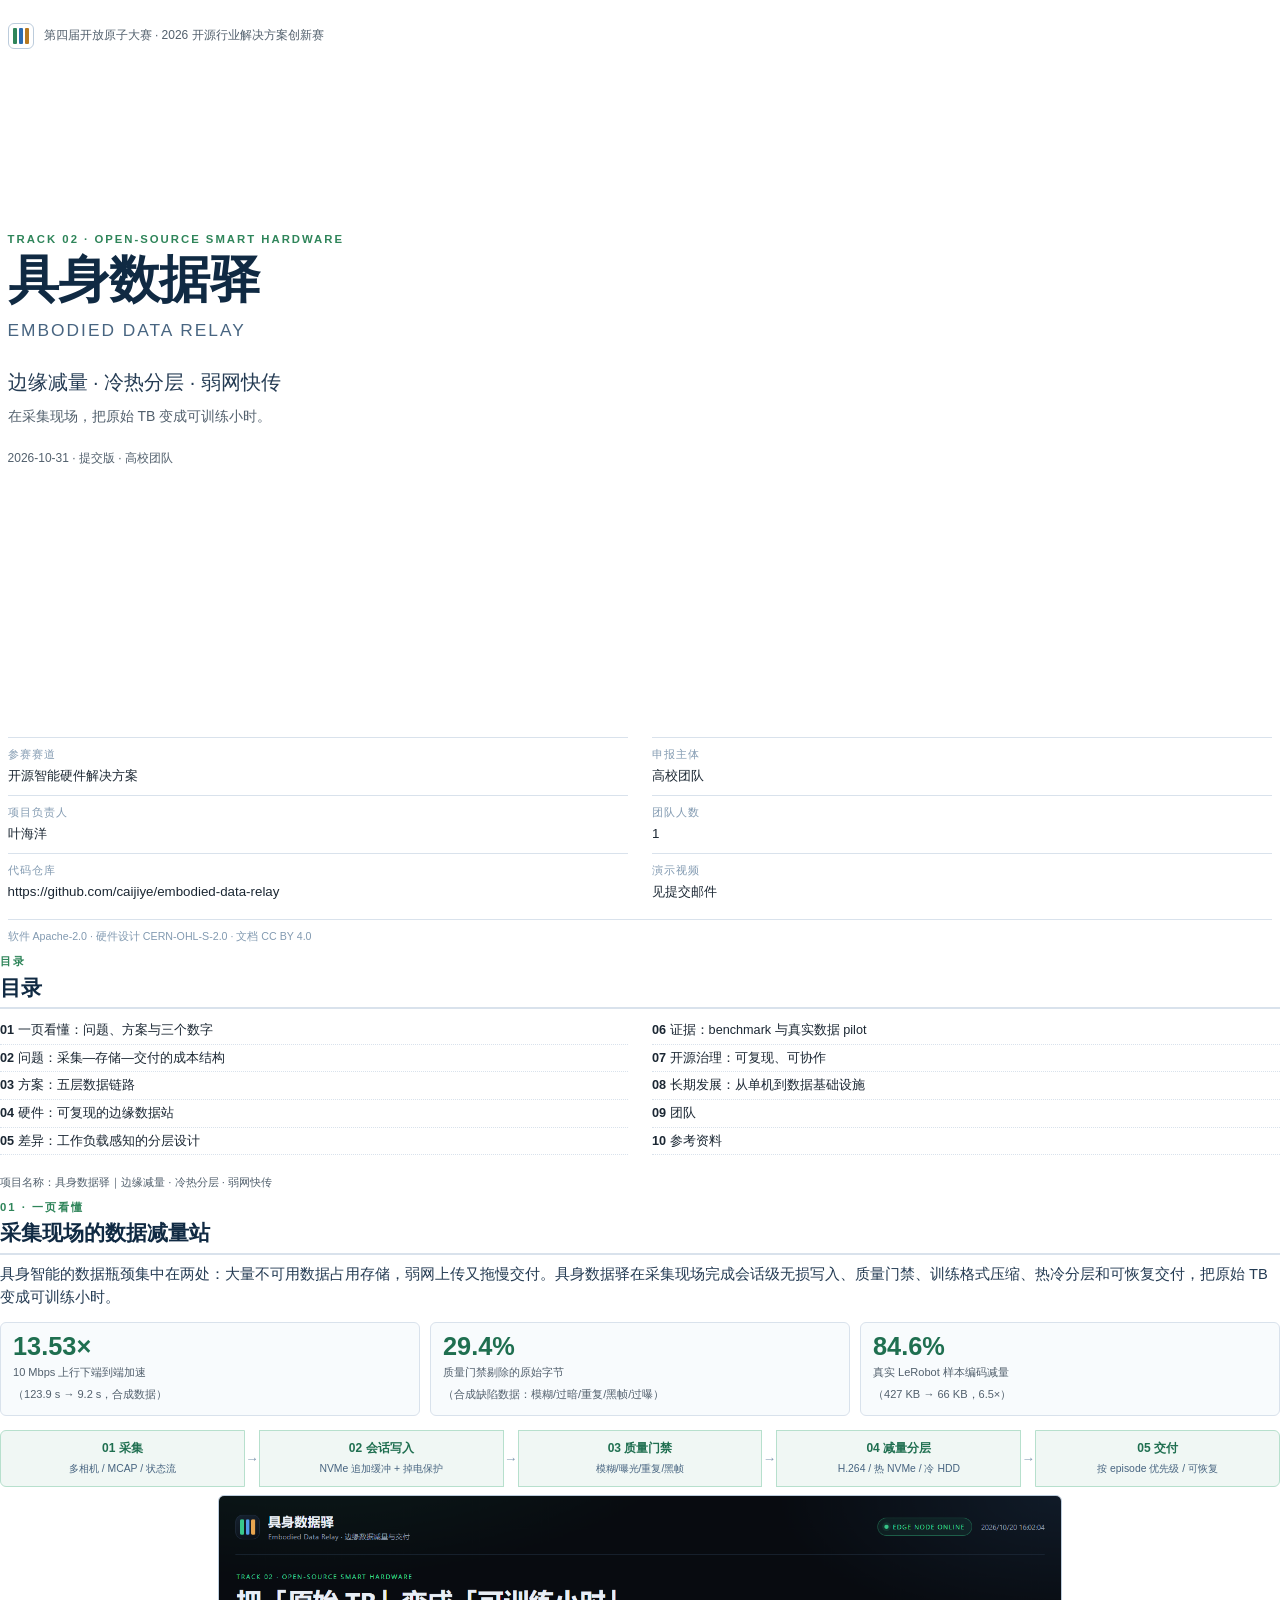
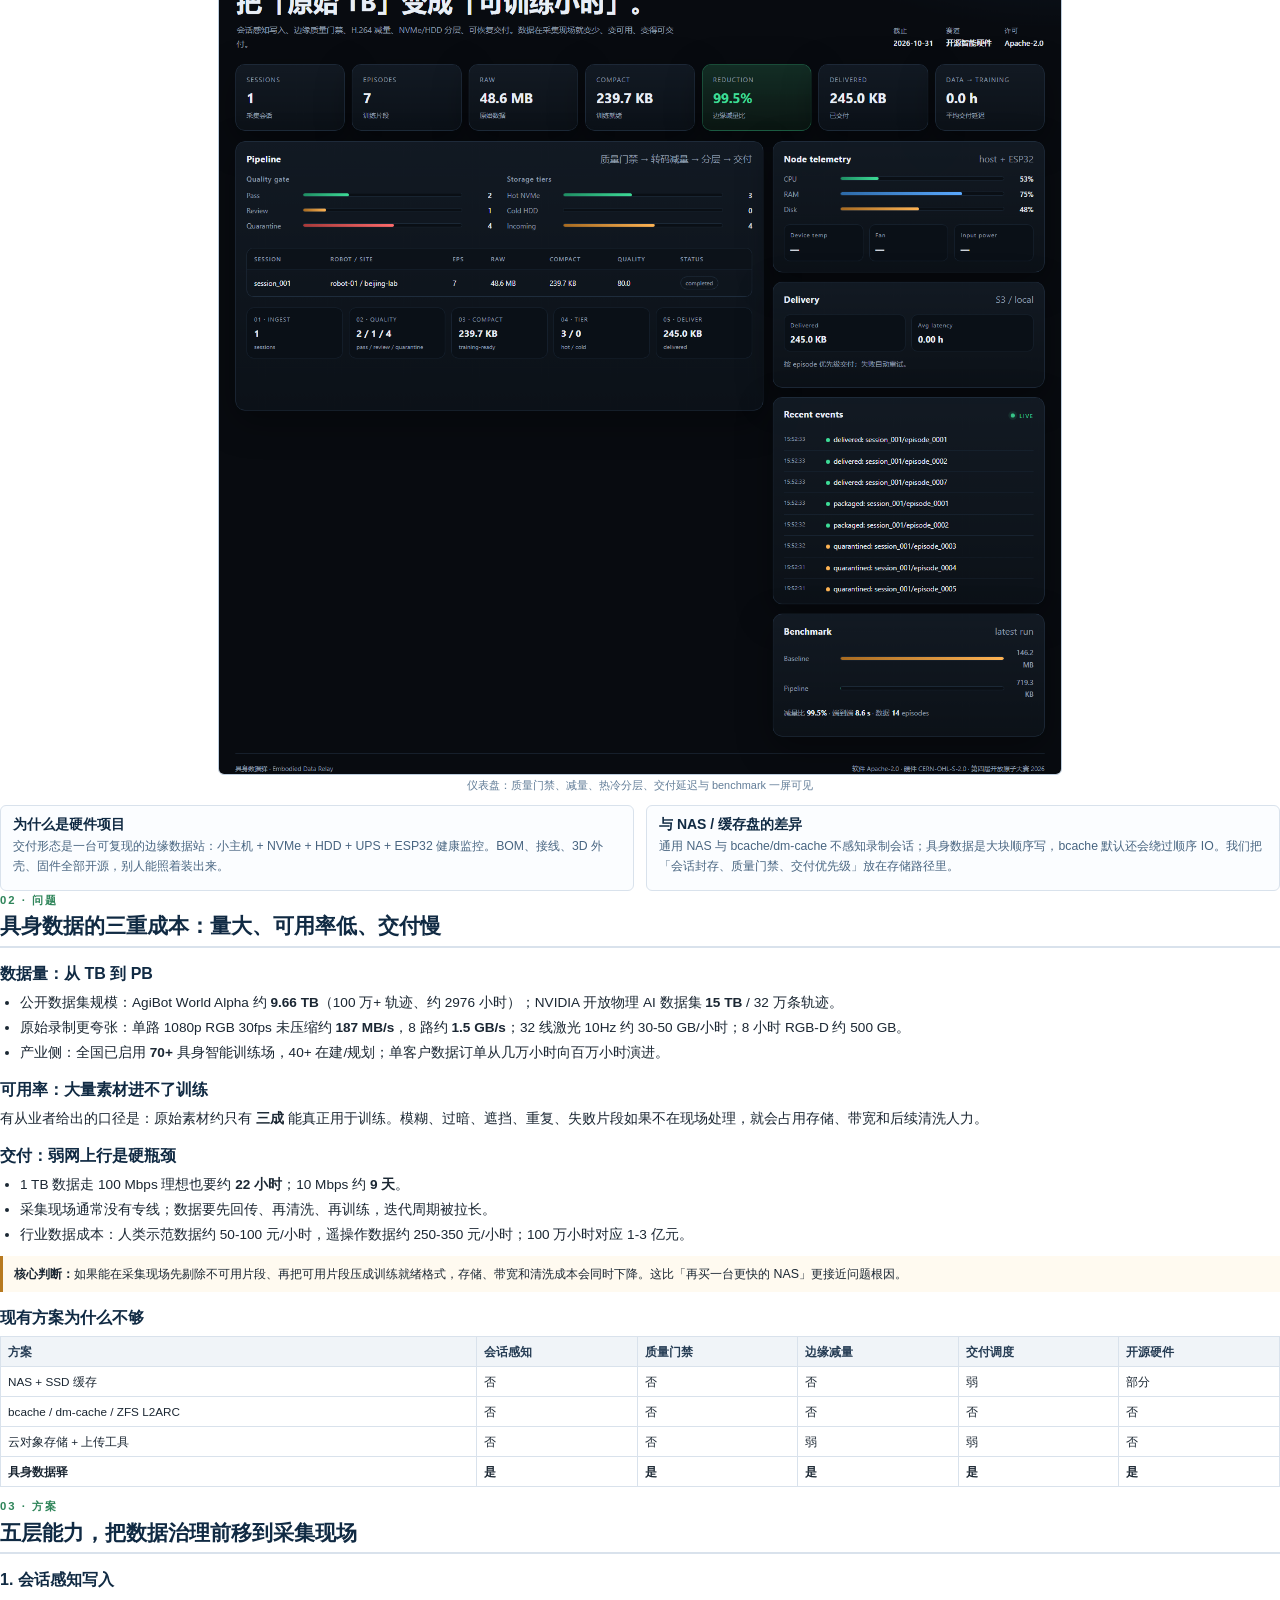
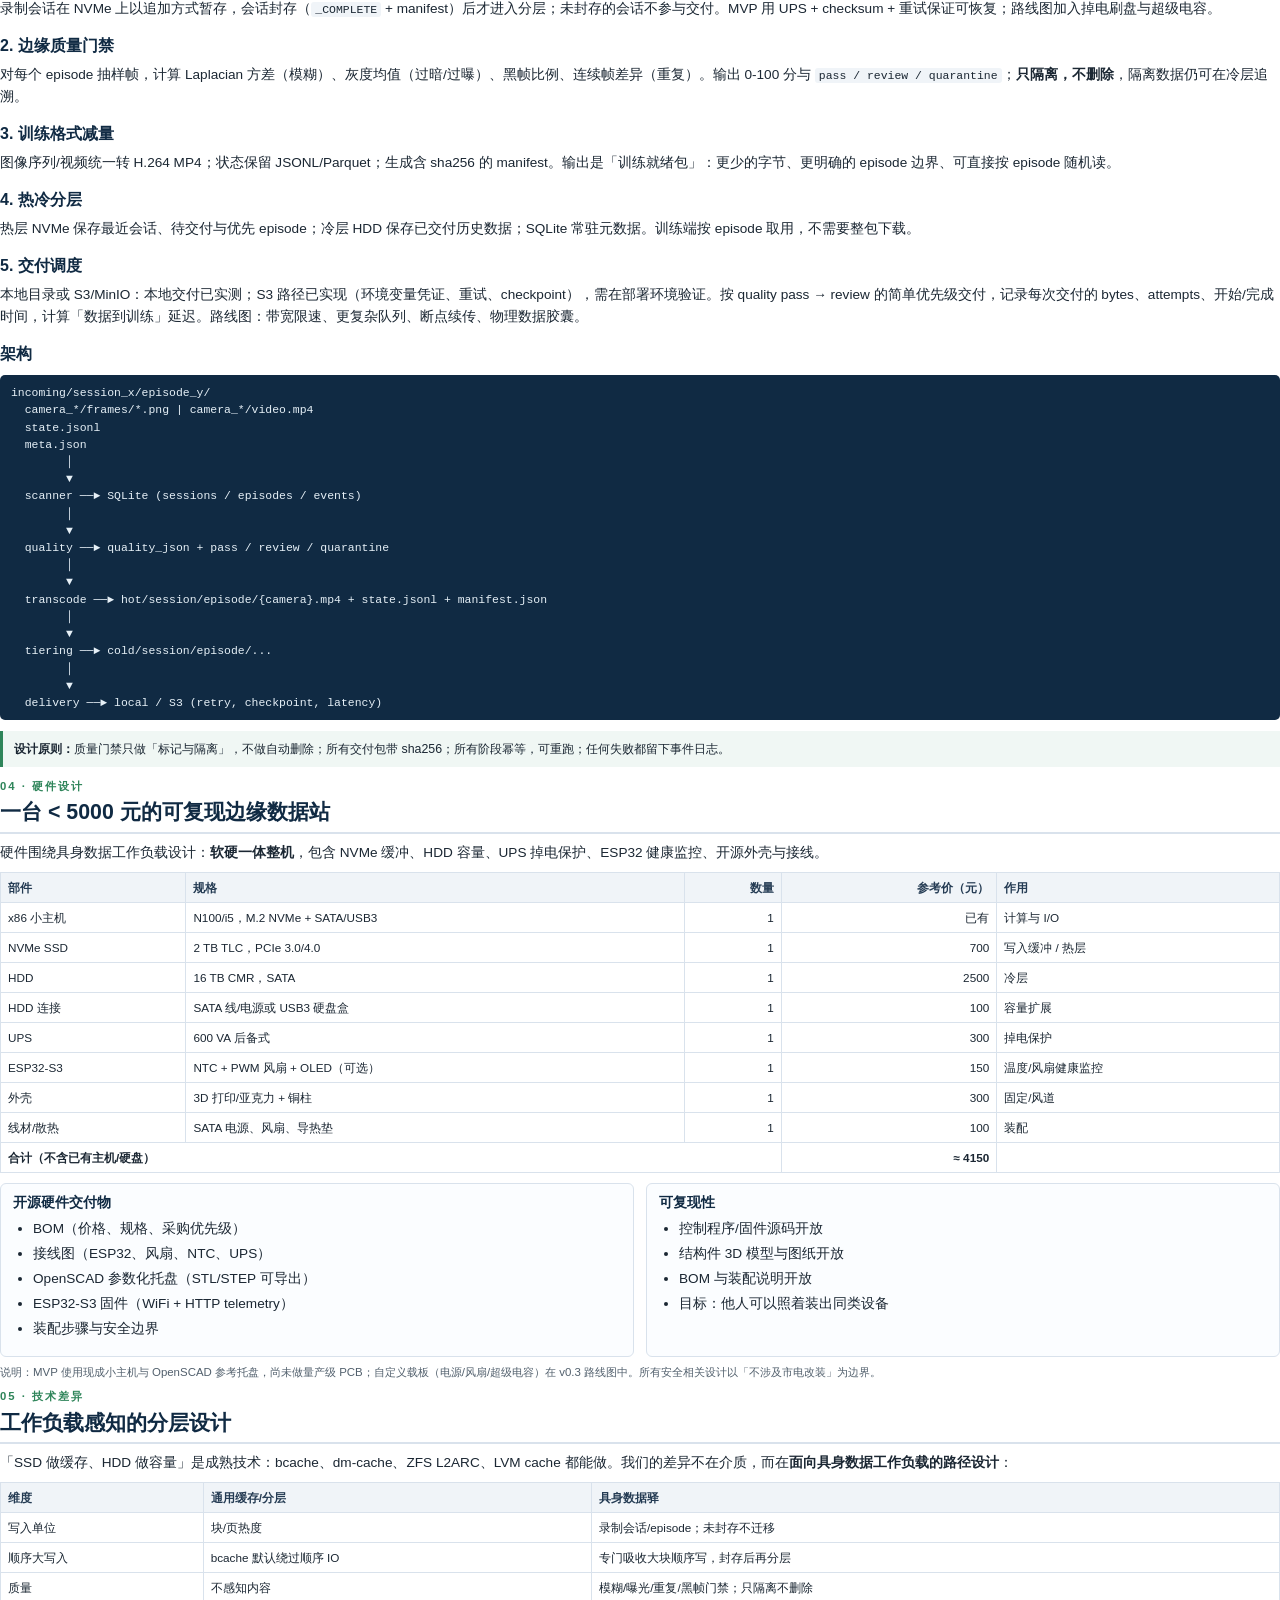
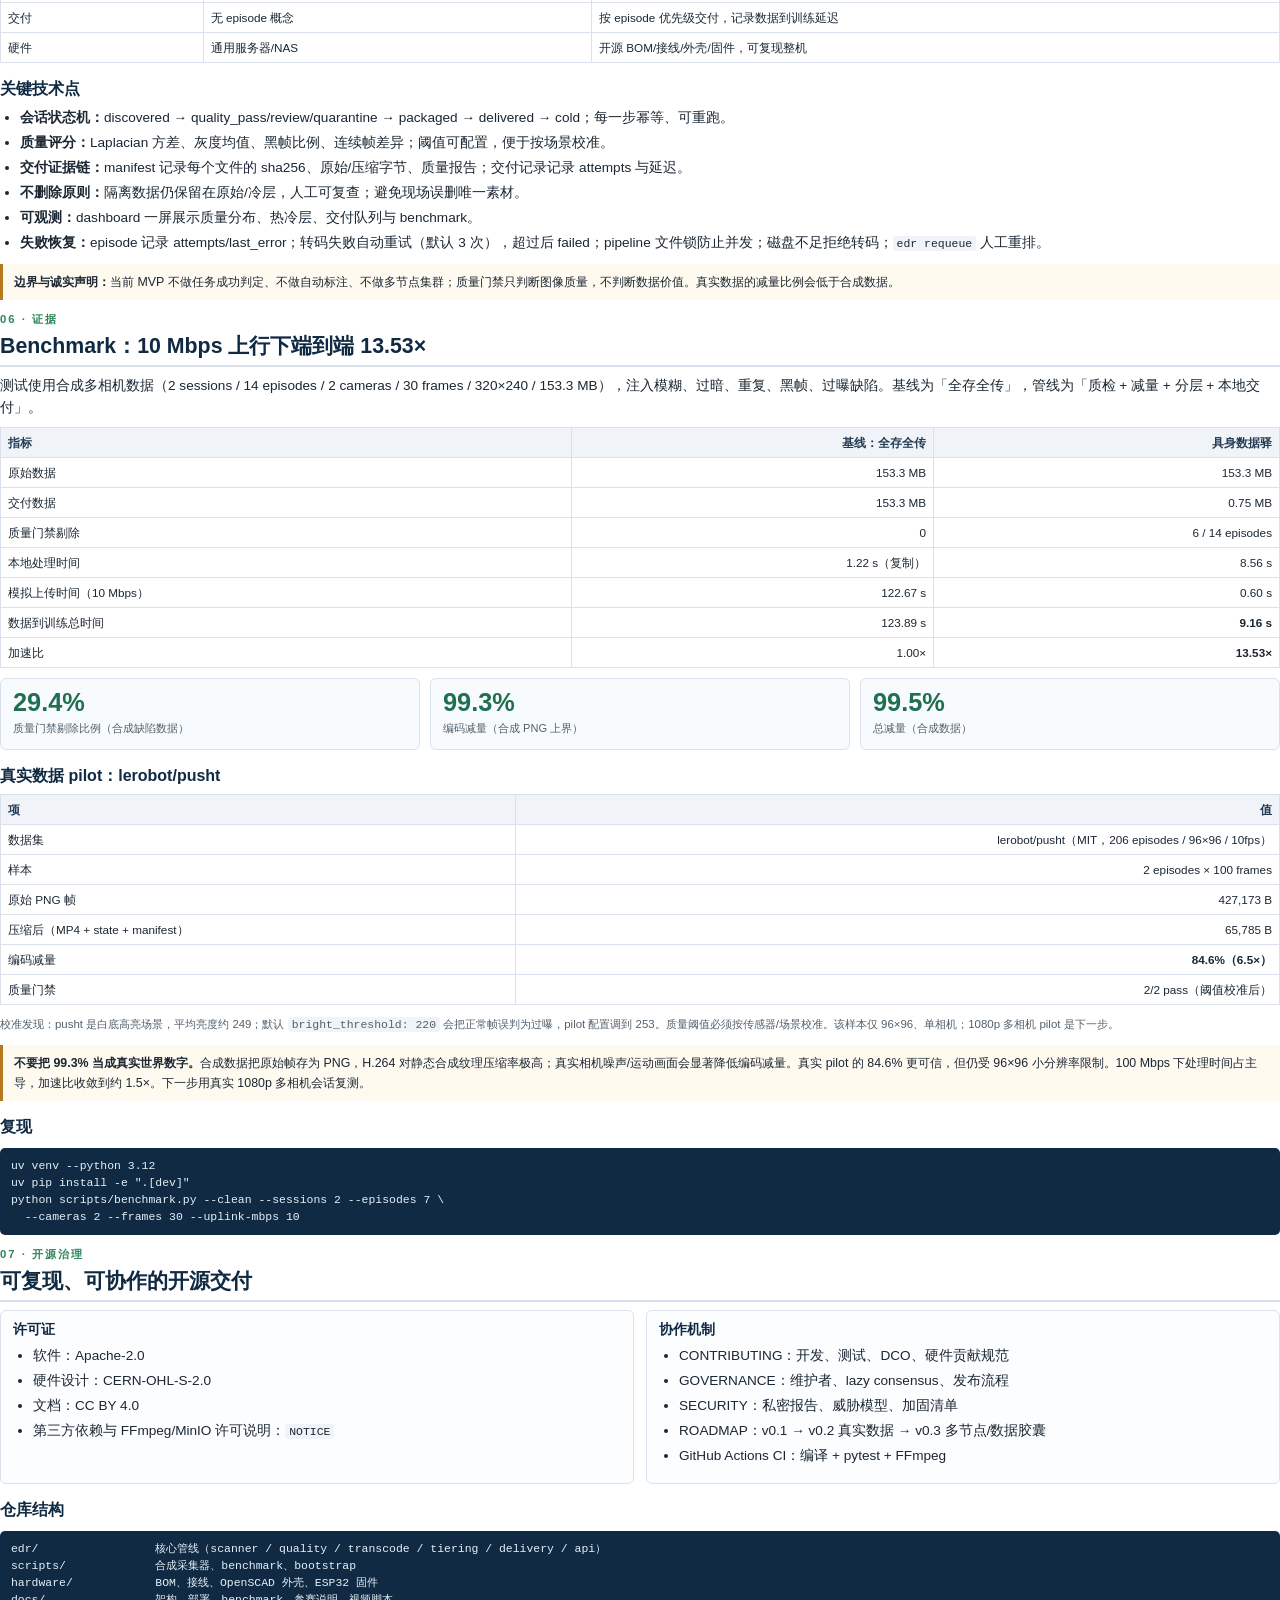
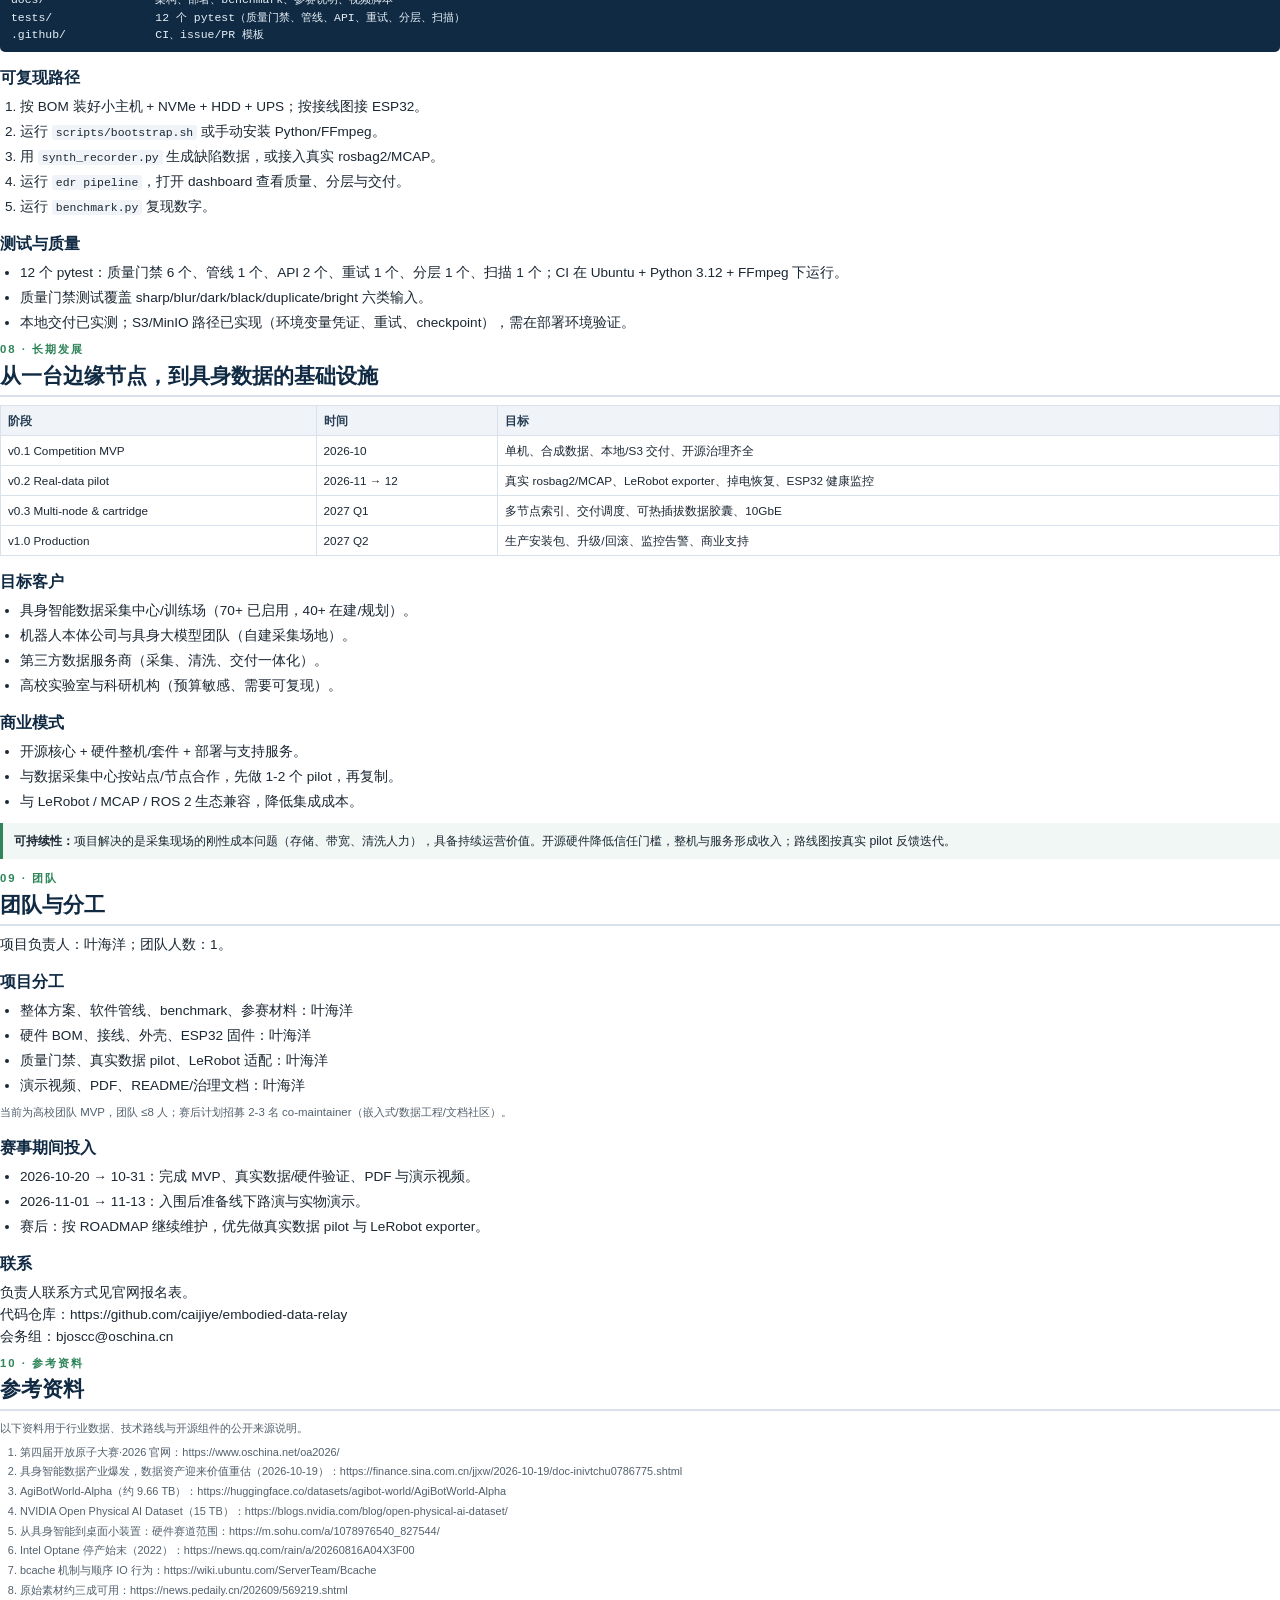
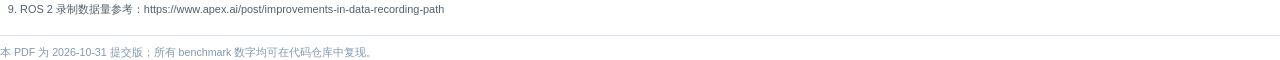
<file: docs/submission/proposal.html>
<!doctype html>
<html lang="zh-CN">
<head>
<meta charset="utf-8">
<title>具身数据驿 · 第四届开放原子大赛 2026 参赛作品介绍</title>
<style>
  @page { size: A4; margin: 17mm 15mm 16mm 15mm; }
  * { box-sizing: border-box; }
  body {
    margin: 0;
    color: #1b2733;
    background: #ffffff;
    font-family: "Noto Sans CJK SC", "Source Han Sans SC", "Microsoft YaHei", "PingFang SC", sans-serif;
    font-size: 10.2pt;
    line-height: 1.62;
    -webkit-print-color-adjust: exact;
    print-color-adjust: exact;
  }
  h1, h2, h3, h4 { color: #102a43; line-height: 1.25; margin: 0 0 8px; }
  h1 { font-size: 26pt; letter-spacing: -0.5px; }
  h2 { font-size: 16pt; margin-top: 4px; padding-bottom: 6px; border-bottom: 2px solid #d9e2ec; }
  h3 { font-size: 12pt; margin-top: 16px; }
  p { margin: 6px 0; }
  ul, ol { margin: 6px 0 6px 20px; padding: 0; }
  li { margin: 3px 0; }
  small, .small { font-size: 8.6pt; color: #52606d; }
  .muted { color: #52606d; }
  .kicker { color: #2f855a; font-size: 8.5pt; letter-spacing: 2px; text-transform: uppercase; font-weight: 700; }
  .cover {
    height: 252mm;
    display: flex;
    flex-direction: column;
    justify-content: space-between;
    padding: 6mm 2mm 2mm;
  }
  .cover .brandline { display: flex; align-items: center; gap: 10px; font-size: 9pt; color: #52606d; }
  .logo { width: 26px; height: 26px; display: grid; grid-template-columns: repeat(3, 1fr); gap: 2px; padding: 4px; border: 1px solid #bcccdc; border-radius: 6px; }
  .logo span { background: #2f855a; border-radius: 1px; }
  .logo span:nth-child(2) { background: #2b6cb0; }
  .logo span:nth-child(3) { background: #b7791f; }
  .cover h1 { font-size: 38pt; margin: 0; }
  .cover .en { font-size: 13pt; color: #486581; letter-spacing: 2px; margin-top: 4px; }
  .cover .tagline { font-size: 15pt; color: #243b53; margin-top: 22px; max-width: 150mm; }
  .cover .meta { display: grid; grid-template-columns: 1fr 1fr; gap: 8px 24px; font-size: 10pt; margin-top: 26px; }
  .cover .meta div { border-top: 1px solid #d9e2ec; padding-top: 8px; }
  .cover .meta span { display: block; color: #829ab1; font-size: 8pt; letter-spacing: 1px; margin-bottom: 2px; }
  .cover .draft { display: inline-block; margin-top: 18px; font-size: 8.5pt; color: #b7791f; border: 1px solid #f0d9a8; background: #fffaf0; padding: 5px 9px; border-radius: 4px; }
  .page-break { page-break-before: always; }
  .avoid { page-break-inside: avoid; }
  .lead { font-size: 11pt; color: #243b53; }
  .grid-2 { display: grid; grid-template-columns: 1fr 1fr; gap: 12px; }
  .grid-3 { display: grid; grid-template-columns: repeat(3, 1fr); gap: 10px; }
  .card { border: 1px solid #d9e2ec; border-radius: 6px; padding: 10px 12px; background: #fbfdff; }
  .card h4 { margin: 0 0 4px; font-size: 10.5pt; }
  .card p { margin: 3px 0; font-size: 9.2pt; color: #486581; }
  .stat { border: 1px solid #d9e2ec; border-radius: 6px; padding: 10px 12px; background: #f8fbfd; }
  .stat strong { display: block; font-size: 19pt; color: #1f6f50; line-height: 1.1; }
  .stat span { font-size: 8.3pt; color: #52606d; }
  .flow { display: flex; align-items: stretch; gap: 0; margin: 12px 0 6px; }
  .flow .step { flex: 1; background: #f0f7f4; border: 1px solid #b7e0cd; padding: 8px 7px; text-align: center; }
  .flow .step:first-child { border-radius: 6px 0 0 6px; }
  .flow .step:last-child { border-radius: 0 6px 6px 0; }
  .flow .step b { display: block; font-size: 9pt; color: #1f6f50; }
  .flow .step span { display: block; font-size: 7.8pt; color: #486581; margin-top: 3px; }
  .flow .arrow { width: 14px; display: flex; align-items: center; justify-content: center; color: #829ab1; font-size: 10pt; }
  table { width: 100%; border-collapse: collapse; margin: 8px 0 10px; font-size: 8.8pt; page-break-inside: avoid; }
  th, td { border: 1px solid #d9e2ec; padding: 5px 7px; vertical-align: top; text-align: left; }
  th { background: #f0f4f8; color: #243b53; font-weight: 700; }
  td.num, th.num { text-align: right; white-space: nowrap; }
  .note { border-left: 3px solid #2f855a; background: #f0f7f4; padding: 8px 11px; margin: 10px 0; font-size: 9.3pt; }
  .warn { border-left: 3px solid #b7791f; background: #fffaf0; padding: 8px 11px; margin: 10px 0; font-size: 9.3pt; }
  .shot { width: 100%; border: 1px solid #bcccdc; border-radius: 6px; margin: 8px 0; }
  .shot.one { width: 66%; display: block; margin: 8px auto 4px; }
  .caption { font-size: 8.2pt; color: #627d98; text-align: center; margin-top: -2px; }
  code, .mono { font-family: "Cascadia Mono", "Consolas", monospace; font-size: 8.6pt; background: #f0f4f8; padding: 1px 4px; border-radius: 3px; }
  pre { background: #102a43; color: #e6f0f7; padding: 9px 11px; border-radius: 5px; font-size: 8.1pt; line-height: 1.5; overflow-x: hidden; white-space: pre-wrap; page-break-inside: avoid; }
  pre code { background: transparent; color: inherit; padding: 0; }
  .refs { font-size: 8.2pt; color: #52606d; }
  .refs li { margin: 2px 0; }
  .footer-note { margin-top: 16px; padding-top: 8px; border-top: 1px solid #d9e2ec; font-size: 8pt; color: #829ab1; }
  .toc { columns: 2; column-gap: 24px; font-size: 9.5pt; }
  .toc div { padding: 3px 0; border-bottom: 1px dotted #d9e2ec; }
</style>
</head>
<body>

<!-- ============ COVER ============ -->
<section class="cover">
  <div>
    <div class="brandline">
      <div class="logo"><span></span><span></span><span></span></div>
      <div>第四届开放原子大赛 · 2026 开源行业解决方案创新赛</div>
    </div>
    <div style="margin-top: 48mm;">
      <div class="kicker">TRACK 02 · OPEN-SOURCE SMART HARDWARE</div>
      <h1>具身数据驿</h1>
      <div class="en">EMBODIED DATA RELAY</div>
      <div class="tagline">边缘减量 · 冷热分层 · 弱网快传<br><span style="font-size:10.5pt;color:#52606d;">在采集现场，把原始 TB 变成可训练小时。</span></div>
      <div style="margin-top: 18px; font-size: 9pt; color: #52606d;">2026-10-31 · 提交版 · 高校团队</div>
    </div>
  </div>
  <div>
    <div class="meta">
      <div><span>参赛赛道</span>开源智能硬件解决方案</div>
      <div><span>申报主体</span>高校团队</div>
      <div><span>项目负责人</span>叶海洋</div>
      <div><span>团队人数</span>1</div>
      <div><span>代码仓库</span>https://github.com/caijiye/embodied-data-relay</div>
      <div><span>演示视频</span>见提交邮件</div>
    </div>
    <div class="footer-note">软件 Apache-2.0 · 硬件设计 CERN-OHL-S-2.0 · 文档 CC BY 4.0</div>
  </div>
</section>

<!-- ============ TOC ============ -->
<section class="page-break">
  <div class="kicker">目录</div>
  <h2>目录</h2>
  <div class="toc">
    <div><b>01</b> 一页看懂：问题、方案与三个数字</div>
    <div><b>02</b> 问题：采集—存储—交付的成本结构</div>
    <div><b>03</b> 方案：五层数据链路</div>
    <div><b>04</b> 硬件：可复现的边缘数据站</div>
    <div><b>05</b> 差异：工作负载感知的分层设计</div>
    <div><b>06</b> 证据：benchmark 与真实数据 pilot</div>
    <div><b>07</b> 开源治理：可复现、可协作</div>
    <div><b>08</b> 长期发展：从单机到数据基础设施</div>
    <div><b>09</b> 团队</div>
    <div><b>10</b> 参考资料</div>
  </div>
  <p class="small" style="margin-top: 18px;">项目名称：具身数据驿｜边缘减量 · 冷热分层 · 弱网快传</p>
</section>

<!-- ============ 1. ONE PAGE ============ -->
<section class="page-break">
  <div class="kicker">01 · 一页看懂</div>
  <h2>采集现场的数据减量站</h2>
  <p class="lead">具身智能的数据瓶颈集中在两处：大量不可用数据占用存储，弱网上传又拖慢交付。具身数据驿在采集现场完成会话级无损写入、质量门禁、训练格式压缩、热冷分层和可恢复交付，把原始 TB 变成可训练小时。</p>

  <div class="grid-3" style="margin-top: 12px;">
    <div class="stat"><strong>13.53×</strong><span>10 Mbps 上行下端到端加速<br>（123.9 s → 9.2 s，合成数据）</span></div>
    <div class="stat"><strong>29.4%</strong><span>质量门禁剔除的原始字节<br>（合成缺陷数据：模糊/过暗/重复/黑帧/过曝）</span></div>
    <div class="stat"><strong>84.6%</strong><span>真实 LeRobot 样本编码减量<br>（427 KB → 66 KB，6.5×）</span></div>
  </div>

  <div class="flow" style="margin-top: 14px;">
    <div class="step"><b>01 采集</b><span>多相机 / MCAP / 状态流</span></div>
    <div class="arrow">→</div>
    <div class="step"><b>02 会话写入</b><span>NVMe 追加缓冲 + 掉电保护</span></div>
    <div class="arrow">→</div>
    <div class="step"><b>03 质量门禁</b><span>模糊/曝光/重复/黑帧</span></div>
    <div class="arrow">→</div>
    <div class="step"><b>04 减量分层</b><span>H.264 / 热 NVMe / 冷 HDD</span></div>
    <div class="arrow">→</div>
    <div class="step"><b>05 交付</b><span>按 episode 优先级 / 可恢复</span></div>
  </div>

  <img class="shot one" src="../assets/dashboard.png" alt="具身数据驿仪表盘">
  <div class="caption">仪表盘：质量门禁、减量、热冷分层、交付延迟与 benchmark 一屏可见</div>

  <div class="grid-2" style="margin-top: 10px;">
    <div class="card">
      <h4>为什么是硬件项目</h4>
      <p>交付形态是一台可复现的边缘数据站：小主机 + NVMe + HDD + UPS + ESP32 健康监控。BOM、接线、3D 外壳、固件全部开源，别人能照着装出来。</p>
    </div>
    <div class="card">
      <h4>与 NAS / 缓存盘的差异</h4>
      <p>通用 NAS 与 bcache/dm-cache 不感知录制会话；具身数据是大块顺序写，bcache 默认还会绕过顺序 IO。我们把「会话封存、质量门禁、交付优先级」放在存储路径里。</p>
    </div>
  </div>
</section>

<!-- ============ 2. PROBLEM ============ -->
<section class="page-break">
  <div class="kicker">02 · 问题</div>
  <h2>具身数据的三重成本：量大、可用率低、交付慢</h2>

  <h3>数据量：从 TB 到 PB</h3>
  <ul>
    <li>公开数据集规模：AgiBot World Alpha 约 <b>9.66 TB</b>（100 万+ 轨迹、约 2976 小时）；NVIDIA 开放物理 AI 数据集 <b>15 TB</b> / 32 万条轨迹。</li>
    <li>原始录制更夸张：单路 1080p RGB 30fps 未压缩约 <b>187 MB/s</b>，8 路约 <b>1.5 GB/s</b>；32 线激光 10Hz 约 30-50 GB/小时；8 小时 RGB-D 约 500 GB。</li>
    <li>产业侧：全国已启用 <b>70+</b> 具身智能训练场，40+ 在建/规划；单客户数据订单从几万小时向百万小时演进。</li>
  </ul>

  <h3>可用率：大量素材进不了训练</h3>
  <p>有从业者给出的口径是：原始素材约只有 <b>三成</b> 能真正用于训练。模糊、过暗、遮挡、重复、失败片段如果不在现场处理，就会占用存储、带宽和后续清洗人力。</p>

  <h3>交付：弱网上行是硬瓶颈</h3>
  <ul>
    <li>1 TB 数据走 100 Mbps 理想也要约 <b>22 小时</b>；10 Mbps 约 <b>9 天</b>。</li>
    <li>采集现场通常没有专线；数据要先回传、再清洗、再训练，迭代周期被拉长。</li>
    <li>行业数据成本：人类示范数据约 50-100 元/小时，遥操作数据约 250-350 元/小时；100 万小时对应 1-3 亿元。</li>
  </ul>

  <div class="warn"><b>核心判断：</b>如果能在采集现场先剔除不可用片段、再把可用片段压成训练就绪格式，存储、带宽和清洗成本会同时下降。这比「再买一台更快的 NAS」更接近问题根因。</div>

  <h3>现有方案为什么不够</h3>
  <table>
    <thead><tr><th>方案</th><th>会话感知</th><th>质量门禁</th><th>边缘减量</th><th>交付调度</th><th>开源硬件</th></tr></thead>
    <tbody>
      <tr><td>NAS + SSD 缓存</td><td>否</td><td>否</td><td>否</td><td>弱</td><td>部分</td></tr>
      <tr><td>bcache / dm-cache / ZFS L2ARC</td><td>否</td><td>否</td><td>否</td><td>否</td><td>否</td></tr>
      <tr><td>云对象存储 + 上传工具</td><td>否</td><td>否</td><td>弱</td><td>弱</td><td>否</td></tr>
      <tr><td><b>具身数据驿</b></td><td><b>是</b></td><td><b>是</b></td><td><b>是</b></td><td><b>是</b></td><td><b>是</b></td></tr>
    </tbody>
  </table>
</section>

<!-- ============ 3. SOLUTION ============ -->
<section class="page-break">
  <div class="kicker">03 · 方案</div>
  <h2>五层能力，把数据治理前移到采集现场</h2>

  <h3>1. 会话感知写入</h3>
  <p>录制会话在 NVMe 上以追加方式暂存，会话封存（<code>_COMPLETE</code> + manifest）后才进入分层；未封存的会话不参与交付。MVP 用 UPS + checksum + 重试保证可恢复；路线图加入掉电刷盘与超级电容。</p>

  <h3>2. 边缘质量门禁</h3>
  <p>对每个 episode 抽样帧，计算 Laplacian 方差（模糊）、灰度均值（过暗/过曝）、黑帧比例、连续帧差异（重复）。输出 0-100 分与 <code>pass / review / quarantine</code>；<b>只隔离，不删除</b>，隔离数据仍可在冷层追溯。</p>

  <h3>3. 训练格式减量</h3>
  <p>图像序列/视频统一转 H.264 MP4；状态保留 JSONL/Parquet；生成含 sha256 的 manifest。输出是「训练就绪包」：更少的字节、更明确的 episode 边界、可直接按 episode 随机读。</p>

  <h3>4. 热冷分层</h3>
  <p>热层 NVMe 保存最近会话、待交付与优先 episode；冷层 HDD 保存已交付历史数据；SQLite 常驻元数据。训练端按 episode 取用，不需要整包下载。</p>

  <h3>5. 交付调度</h3>
  <p>本地目录或 S3/MinIO：本地交付已实测；S3 路径已实现（环境变量凭证、重试、checkpoint），需在部署环境验证。按 quality pass → review 的简单优先级交付，记录每次交付的 bytes、attempts、开始/完成时间，计算「数据到训练」延迟。路线图：带宽限速、更复杂队列、断点续传、物理数据胶囊。</p>

  <h3>架构</h3>
  <pre><code>incoming/session_x/episode_y/
  camera_*/frames/*.png | camera_*/video.mp4
  state.jsonl
  meta.json
        │
        ▼
  scanner ──► SQLite (sessions / episodes / events)
        │
        ▼
  quality ──► quality_json + pass / review / quarantine
        │
        ▼
  transcode ──► hot/session/episode/{camera}.mp4 + state.jsonl + manifest.json
        │
        ▼
  tiering ──► cold/session/episode/...
        │
        ▼
  delivery ──► local / S3 (retry, checkpoint, latency)</code></pre>

  <div class="note"><b>设计原则：</b>质量门禁只做「标记与隔离」，不做自动删除；所有交付包带 sha256；所有阶段幂等，可重跑；任何失败都留下事件日志。</div>
</section>

<!-- ============ 4. HARDWARE ============ -->
<section class="page-break">
  <div class="kicker">04 · 硬件设计</div>
  <h2>一台 &lt; 5000 元的可复现边缘数据站</h2>

  <p>硬件围绕具身数据工作负载设计：<b>软硬一体整机</b>，包含 NVMe 缓冲、HDD 容量、UPS 掉电保护、ESP32 健康监控、开源外壳与接线。</p>

  <table>
    <thead><tr><th>部件</th><th>规格</th><th class="num">数量</th><th class="num">参考价（元）</th><th>作用</th></tr></thead>
    <tbody>
      <tr><td>x86 小主机</td><td>N100/i5，M.2 NVMe + SATA/USB3</td><td class="num">1</td><td class="num">已有</td><td>计算与 I/O</td></tr>
      <tr><td>NVMe SSD</td><td>2 TB TLC，PCIe 3.0/4.0</td><td class="num">1</td><td class="num">700</td><td>写入缓冲 / 热层</td></tr>
      <tr><td>HDD</td><td>16 TB CMR，SATA</td><td class="num">1</td><td class="num">2500</td><td>冷层</td></tr>
      <tr><td>HDD 连接</td><td>SATA 线/电源或 USB3 硬盘盒</td><td class="num">1</td><td class="num">100</td><td>容量扩展</td></tr>
      <tr><td>UPS</td><td>600 VA 后备式</td><td class="num">1</td><td class="num">300</td><td>掉电保护</td></tr>
      <tr><td>ESP32-S3</td><td>NTC + PWM 风扇 + OLED（可选）</td><td class="num">1</td><td class="num">150</td><td>温度/风扇健康监控</td></tr>
      <tr><td>外壳</td><td>3D 打印/亚克力 + 铜柱</td><td class="num">1</td><td class="num">300</td><td>固定/风道</td></tr>
      <tr><td>线材/散热</td><td>SATA 电源、风扇、导热垫</td><td class="num">1</td><td class="num">100</td><td>装配</td></tr>
      <tr><td colspan="3"><b>合计（不含已有主机/硬盘）</b></td><td class="num"><b>≈ 4150</b></td><td></td></tr>
    </tbody>
  </table>

  <div class="grid-2">
    <div class="card">
      <h4>开源硬件交付物</h4>
      <ul>
        <li>BOM（价格、规格、采购优先级）</li>
        <li>接线图（ESP32、风扇、NTC、UPS）</li>
        <li>OpenSCAD 参数化托盘（STL/STEP 可导出）</li>
        <li>ESP32-S3 固件（WiFi + HTTP telemetry）</li>
        <li>装配步骤与安全边界</li>
      </ul>
    </div>
    <div class="card">
      <h4>可复现性</h4>
      <ul>
        <li>控制程序/固件源码开放</li>
        <li>结构件 3D 模型与图纸开放</li>
        <li>BOM 与装配说明开放</li>
        <li>目标：他人可以照着装出同类设备</li>
      </ul>
    </div>
  </div>

  <p class="small">说明：MVP 使用现成小主机与 OpenSCAD 参考托盘，尚未做量产级 PCB；自定义载板（电源/风扇/超级电容）在 v0.3 路线图中。所有安全相关设计以「不涉及市电改装」为边界。</p>
</section>

<!-- ============ 5. DIFFERENTIATION ============ -->
<section class="page-break">
  <div class="kicker">05 · 技术差异</div>
  <h2>工作负载感知的分层设计</h2>

  <p>「SSD 做缓存、HDD 做容量」是成熟技术：bcache、dm-cache、ZFS L2ARC、LVM cache 都能做。我们的差异不在介质，而在<b>面向具身数据工作负载的路径设计</b>：</p>

  <table>
    <thead><tr><th>维度</th><th>通用缓存/分层</th><th>具身数据驿</th></tr></thead>
    <tbody>
      <tr><td>写入单位</td><td>块/页热度</td><td>录制会话/episode；未封存不迁移</td></tr>
      <tr><td>顺序大写入</td><td>bcache 默认绕过顺序 IO</td><td>专门吸收大块顺序写，封存后再分层</td></tr>
      <tr><td>质量</td><td>不感知内容</td><td>模糊/曝光/重复/黑帧门禁；只隔离不删除</td></tr>
      <tr><td>交付</td><td>无 episode 概念</td><td>按 episode 优先级交付，记录数据到训练延迟</td></tr>
      <tr><td>硬件</td><td>通用服务器/NAS</td><td>开源 BOM/接线/外壳/固件，可复现整机</td></tr>
    </tbody>
  </table>

  <h3>关键技术点</h3>
  <ul>
    <li><b>会话状态机：</b>discovered → quality_pass/review/quarantine → packaged → delivered → cold；每一步幂等、可重跑。</li>
    <li><b>质量评分：</b>Laplacian 方差、灰度均值、黑帧比例、连续帧差异；阈值可配置，便于按场景校准。</li>
    <li><b>交付证据链：</b>manifest 记录每个文件的 sha256、原始/压缩字节、质量报告；交付记录记录 attempts 与延迟。</li>
    <li><b>不删除原则：</b>隔离数据仍保留在原始/冷层，人工可复查；避免现场误删唯一素材。</li>
    <li><b>可观测：</b>dashboard 一屏展示质量分布、热冷层、交付队列与 benchmark。</li>
    <li><b>失败恢复：</b>episode 记录 attempts/last_error；转码失败自动重试（默认 3 次），超过后 failed；pipeline 文件锁防止并发；磁盘不足拒绝转码；<code>edr requeue</code> 人工重排。</li>
  </ul>

  <div class="warn"><b>边界与诚实声明：</b>当前 MVP 不做任务成功判定、不做自动标注、不做多节点集群；质量门禁只判断图像质量，不判断数据价值。真实数据的减量比例会低于合成数据。</div>
</section>

<!-- ============ 6. BENCHMARK ============ -->
<section class="page-break">
  <div class="kicker">06 · 证据</div>
  <h2>Benchmark：10 Mbps 上行下端到端 13.53×</h2>

  <p>测试使用合成多相机数据（2 sessions / 14 episodes / 2 cameras / 30 frames / 320×240 / 153.3 MB），注入模糊、过暗、重复、黑帧、过曝缺陷。基线为「全存全传」，管线为「质检 + 减量 + 分层 + 本地交付」。</p>

  <table>
    <thead><tr><th>指标</th><th class="num">基线：全存全传</th><th class="num">具身数据驿</th></tr></thead>
    <tbody>
      <tr><td>原始数据</td><td class="num">153.3 MB</td><td class="num">153.3 MB</td></tr>
      <tr><td>交付数据</td><td class="num">153.3 MB</td><td class="num">0.75 MB</td></tr>
      <tr><td>质量门禁剔除</td><td class="num">0</td><td class="num">6 / 14 episodes</td></tr>
      <tr><td>本地处理时间</td><td class="num">1.22 s（复制）</td><td class="num">8.56 s</td></tr>
      <tr><td>模拟上传时间（10 Mbps）</td><td class="num">122.67 s</td><td class="num">0.60 s</td></tr>
      <tr><td>数据到训练总时间</td><td class="num">123.89 s</td><td class="num"><b>9.16 s</b></td></tr>
      <tr><td>加速比</td><td class="num">1.00×</td><td class="num"><b>13.53×</b></td></tr>
    </tbody>
  </table>

  <div class="grid-3">
    <div class="stat"><strong>29.4%</strong><span>质量门禁剔除比例（合成缺陷数据）</span></div>
    <div class="stat"><strong>99.3%</strong><span>编码减量（合成 PNG 上界）</span></div>
    <div class="stat"><strong>99.5%</strong><span>总减量（合成数据）</span></div>
  </div>

  <h3>真实数据 pilot：lerobot/pusht</h3>
  <table>
    <thead><tr><th>项</th><th class="num">值</th></tr></thead>
    <tbody>
      <tr><td>数据集</td><td class="num">lerobot/pusht（MIT，206 episodes / 96×96 / 10fps）</td></tr>
      <tr><td>样本</td><td class="num">2 episodes × 100 frames</td></tr>
      <tr><td>原始 PNG 帧</td><td class="num">427,173 B</td></tr>
      <tr><td>压缩后（MP4 + state + manifest）</td><td class="num">65,785 B</td></tr>
      <tr><td>编码减量</td><td class="num"><b>84.6%（6.5×）</b></td></tr>
      <tr><td>质量门禁</td><td class="num">2/2 pass（阈值校准后）</td></tr>
    </tbody>
  </table>
  <p class="small">校准发现：pusht 是白底高亮场景，平均亮度约 249；默认 <code>bright_threshold: 220</code> 会把正常帧误判为过曝，pilot 配置调到 253。质量阈值必须按传感器/场景校准。该样本仅 96×96、单相机；1080p 多相机 pilot 是下一步。</p>

  <div class="warn"><b>不要把 99.3% 当成真实世界数字。</b>合成数据把原始帧存为 PNG，H.264 对静态合成纹理压缩率极高；真实相机噪声/运动画面会显著降低编码减量。真实 pilot 的 84.6% 更可信，但仍受 96×96 小分辨率限制。100 Mbps 下处理时间占主导，加速比收敛到约 1.5×。下一步用真实 1080p 多相机会话复测。</div>

  <h3>复现</h3>
  <pre><code>uv venv --python 3.12
uv pip install -e ".[dev]"
python scripts/benchmark.py --clean --sessions 2 --episodes 7 \
  --cameras 2 --frames 30 --uplink-mbps 10</code></pre>

</section>

<!-- ============ 7. OPEN SOURCE ============ -->
<section class="page-break">
  <div class="kicker">07 · 开源治理</div>
  <h2>可复现、可协作的开源交付</h2>

  <div class="grid-2">
    <div class="card">
      <h4>许可证</h4>
      <ul>
        <li>软件：Apache-2.0</li>
        <li>硬件设计：CERN-OHL-S-2.0</li>
        <li>文档：CC BY 4.0</li>
        <li>第三方依赖与 FFmpeg/MinIO 许可说明：<code>NOTICE</code></li>
      </ul>
    </div>
    <div class="card">
      <h4>协作机制</h4>
      <ul>
        <li>CONTRIBUTING：开发、测试、DCO、硬件贡献规范</li>
        <li>GOVERNANCE：维护者、lazy consensus、发布流程</li>
        <li>SECURITY：私密报告、威胁模型、加固清单</li>
        <li>ROADMAP：v0.1 → v0.2 真实数据 → v0.3 多节点/数据胶囊</li>
        <li>GitHub Actions CI：编译 + pytest + FFmpeg</li>
      </ul>
    </div>
  </div>

  <h3>仓库结构</h3>
  <pre><code>edr/                 核心管线（scanner / quality / transcode / tiering / delivery / api）
scripts/             合成采集器、benchmark、bootstrap
hardware/            BOM、接线、OpenSCAD 外壳、ESP32 固件
docs/                架构、部署、benchmark、参赛说明、视频脚本
tests/               12 个 pytest（质量门禁、管线、API、重试、分层、扫描）
.github/             CI、issue/PR 模板</code></pre>

  <h3>可复现路径</h3>
  <ol>
    <li>按 BOM 装好小主机 + NVMe + HDD + UPS；按接线图接 ESP32。</li>
    <li>运行 <code>scripts/bootstrap.sh</code> 或手动安装 Python/FFmpeg。</li>
    <li>用 <code>synth_recorder.py</code> 生成缺陷数据，或接入真实 rosbag2/MCAP。</li>
    <li>运行 <code>edr pipeline</code>，打开 dashboard 查看质量、分层与交付。</li>
    <li>运行 <code>benchmark.py</code> 复现数字。</li>
  </ol>

  <h3>测试与质量</h3>
  <ul>
    <li>12 个 pytest：质量门禁 6 个、管线 1 个、API 2 个、重试 1 个、分层 1 个、扫描 1 个；CI 在 Ubuntu + Python 3.12 + FFmpeg 下运行。</li>
    <li>质量门禁测试覆盖 sharp/blur/dark/black/duplicate/bright 六类输入。</li>
    <li>本地交付已实测；S3/MinIO 路径已实现（环境变量凭证、重试、checkpoint），需在部署环境验证。</li>
  </ul>
</section>

<!-- ============ 8. LONG TERM ============ -->
<section class="page-break">
  <div class="kicker">08 · 长期发展</div>
  <h2>从一台边缘节点，到具身数据的基础设施</h2>

  <table>
    <thead><tr><th>阶段</th><th>时间</th><th>目标</th></tr></thead>
    <tbody>
      <tr><td>v0.1 Competition MVP</td><td>2026-10</td><td>单机、合成数据、本地/S3 交付、开源治理齐全</td></tr>
      <tr><td>v0.2 Real-data pilot</td><td>2026-11 → 12</td><td>真实 rosbag2/MCAP、LeRobot exporter、掉电恢复、ESP32 健康监控</td></tr>
      <tr><td>v0.3 Multi-node &amp; cartridge</td><td>2027 Q1</td><td>多节点索引、交付调度、可热插拔数据胶囊、10GbE</td></tr>
      <tr><td>v1.0 Production</td><td>2027 Q2</td><td>生产安装包、升级/回滚、监控告警、商业支持</td></tr>
    </tbody>
  </table>

  <h3>目标客户</h3>
  <ul>
    <li>具身智能数据采集中心/训练场（70+ 已启用，40+ 在建/规划）。</li>
    <li>机器人本体公司与具身大模型团队（自建采集场地）。</li>
    <li>第三方数据服务商（采集、清洗、交付一体化）。</li>
    <li>高校实验室与科研机构（预算敏感、需要可复现）。</li>
  </ul>

  <h3>商业模式</h3>
  <ul>
    <li>开源核心 + 硬件整机/套件 + 部署与支持服务。</li>
    <li>与数据采集中心按站点/节点合作，先做 1-2 个 pilot，再复制。</li>
    <li>与 LeRobot / MCAP / ROS 2 生态兼容，降低集成成本。</li>
  </ul>

  <div class="note"><b>可持续性：</b>项目解决的是采集现场的刚性成本问题（存储、带宽、清洗人力），具备持续运营价值。开源硬件降低信任门槛，整机与服务形成收入；路线图按真实 pilot 反馈迭代。</div>
</section>

<!-- ============ 9. TEAM ============ -->
<section class="page-break">
  <div class="kicker">09 · 团队</div>
  <h2>团队与分工</h2>

  <p>项目负责人：叶海洋；团队人数：1。</p>

  <h3>项目分工</h3>
  <ul>
    <li>整体方案、软件管线、benchmark、参赛材料：叶海洋</li>
    <li>硬件 BOM、接线、外壳、ESP32 固件：叶海洋</li>
    <li>质量门禁、真实数据 pilot、LeRobot 适配：叶海洋</li>
    <li>演示视频、PDF、README/治理文档：叶海洋</li>
  </ul>

  <p class="small">当前为高校团队 MVP，团队 ≤8 人；赛后计划招募 2-3 名 co-maintainer（嵌入式/数据工程/文档社区）。</p>

  <h3>赛事期间投入</h3>
  <ul>
    <li>2026-10-20 → 10-31：完成 MVP、真实数据/硬件验证、PDF 与演示视频。</li>
    <li>2026-11-01 → 11-13：入围后准备线下路演与实物演示。</li>
    <li>赛后：按 ROADMAP 继续维护，优先做真实数据 pilot 与 LeRobot exporter。</li>
  </ul>

  <h3>联系</h3>
  <p>负责人联系方式见官网报名表。<br>代码仓库：https://github.com/caijiye/embodied-data-relay<br>会务组：bjoscc@oschina.cn</p>
</section>

<!-- ============ 10. REFERENCES ============ -->
<section class="page-break">
  <div class="kicker">10 · 参考资料</div>
  <h2>参考资料</h2>
  <p class="small">以下资料用于行业数据、技术路线与开源组件的公开来源说明。</p>
  <ol class="refs">
    <li>第四届开放原子大赛·2026 官网：https://www.oschina.net/oa2026/</li>
    <li>具身智能数据产业爆发，数据资产迎来价值重估（2026-10-19）：https://finance.sina.com.cn/jjxw/2026-10-19/doc-inivtchu0786775.shtml</li>
    <li>AgiBotWorld-Alpha（约 9.66 TB）：https://huggingface.co/datasets/agibot-world/AgiBotWorld-Alpha</li>
    <li>NVIDIA Open Physical AI Dataset（15 TB）：https://blogs.nvidia.com/blog/open-physical-ai-dataset/</li>
    <li>从具身智能到桌面小装置：硬件赛道范围：https://m.sohu.com/a/1078976540_827544/</li>
    <li>Intel Optane 停产始末（2022）：https://news.qq.com/rain/a/20260816A04X3F00</li>
    <li>bcache 机制与顺序 IO 行为：https://wiki.ubuntu.com/ServerTeam/Bcache</li>
    <li>原始素材约三成可用：https://news.pedaily.cn/202609/569219.shtml</li>
    <li>ROS 2 录制数据量参考：https://www.apex.ai/post/improvements-in-data-recording-path</li>
  </ol>

  <div class="footer-note">本 PDF 为 2026-10-31 提交版；所有 benchmark 数字均可在代码仓库中复现。</div>
</section>

</body>
</html>
</file>
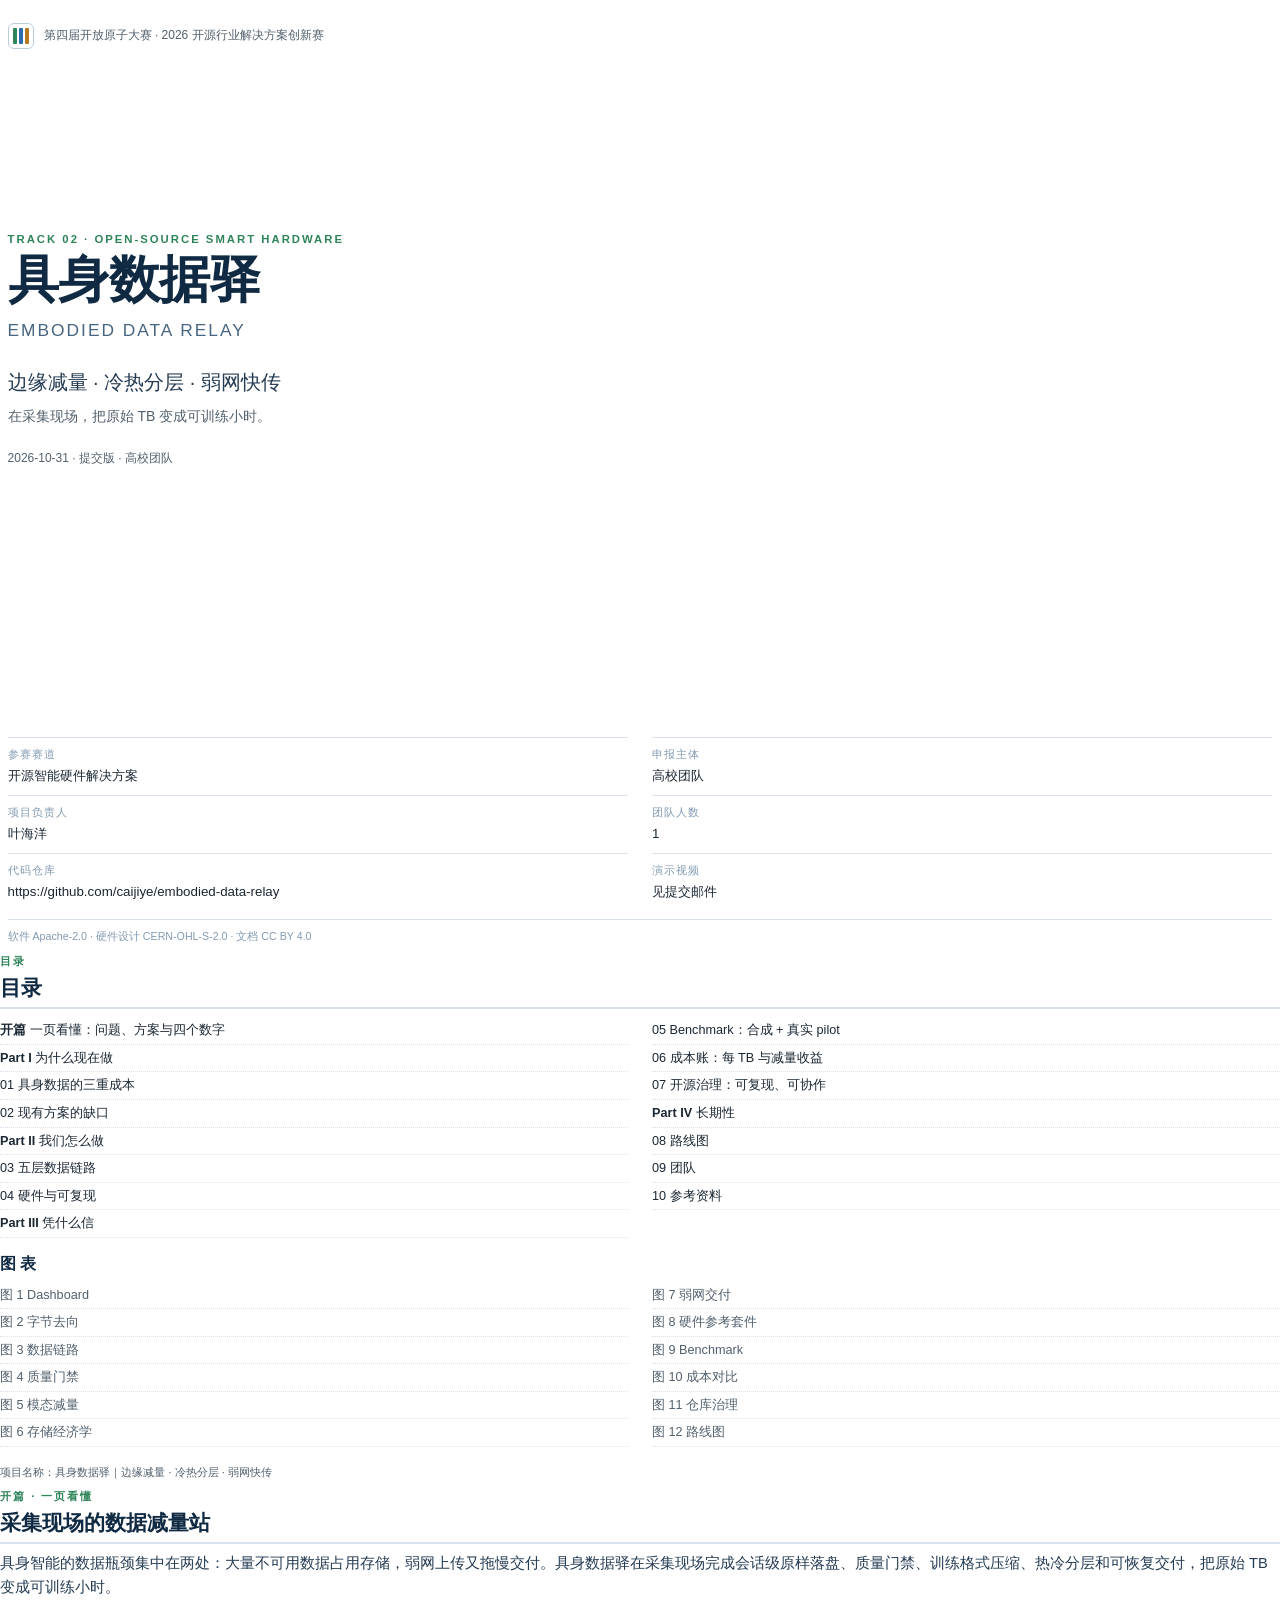
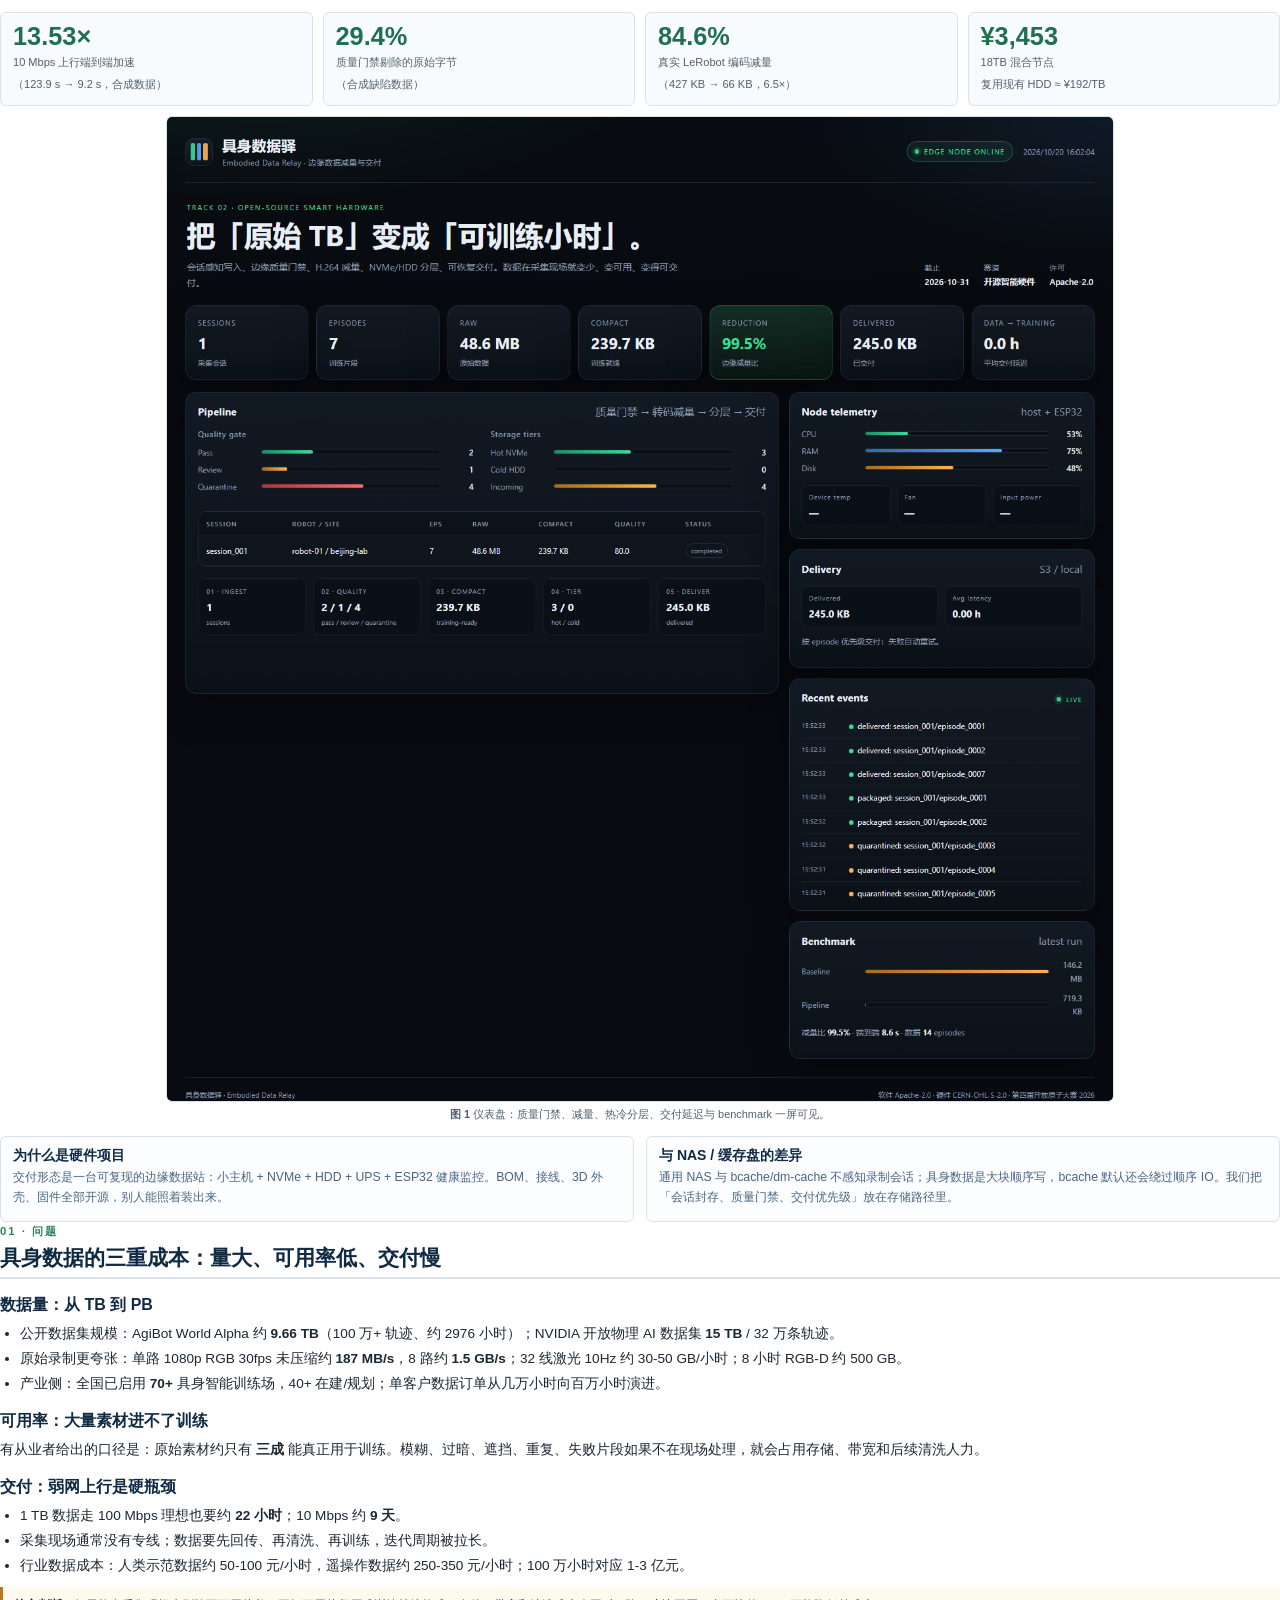
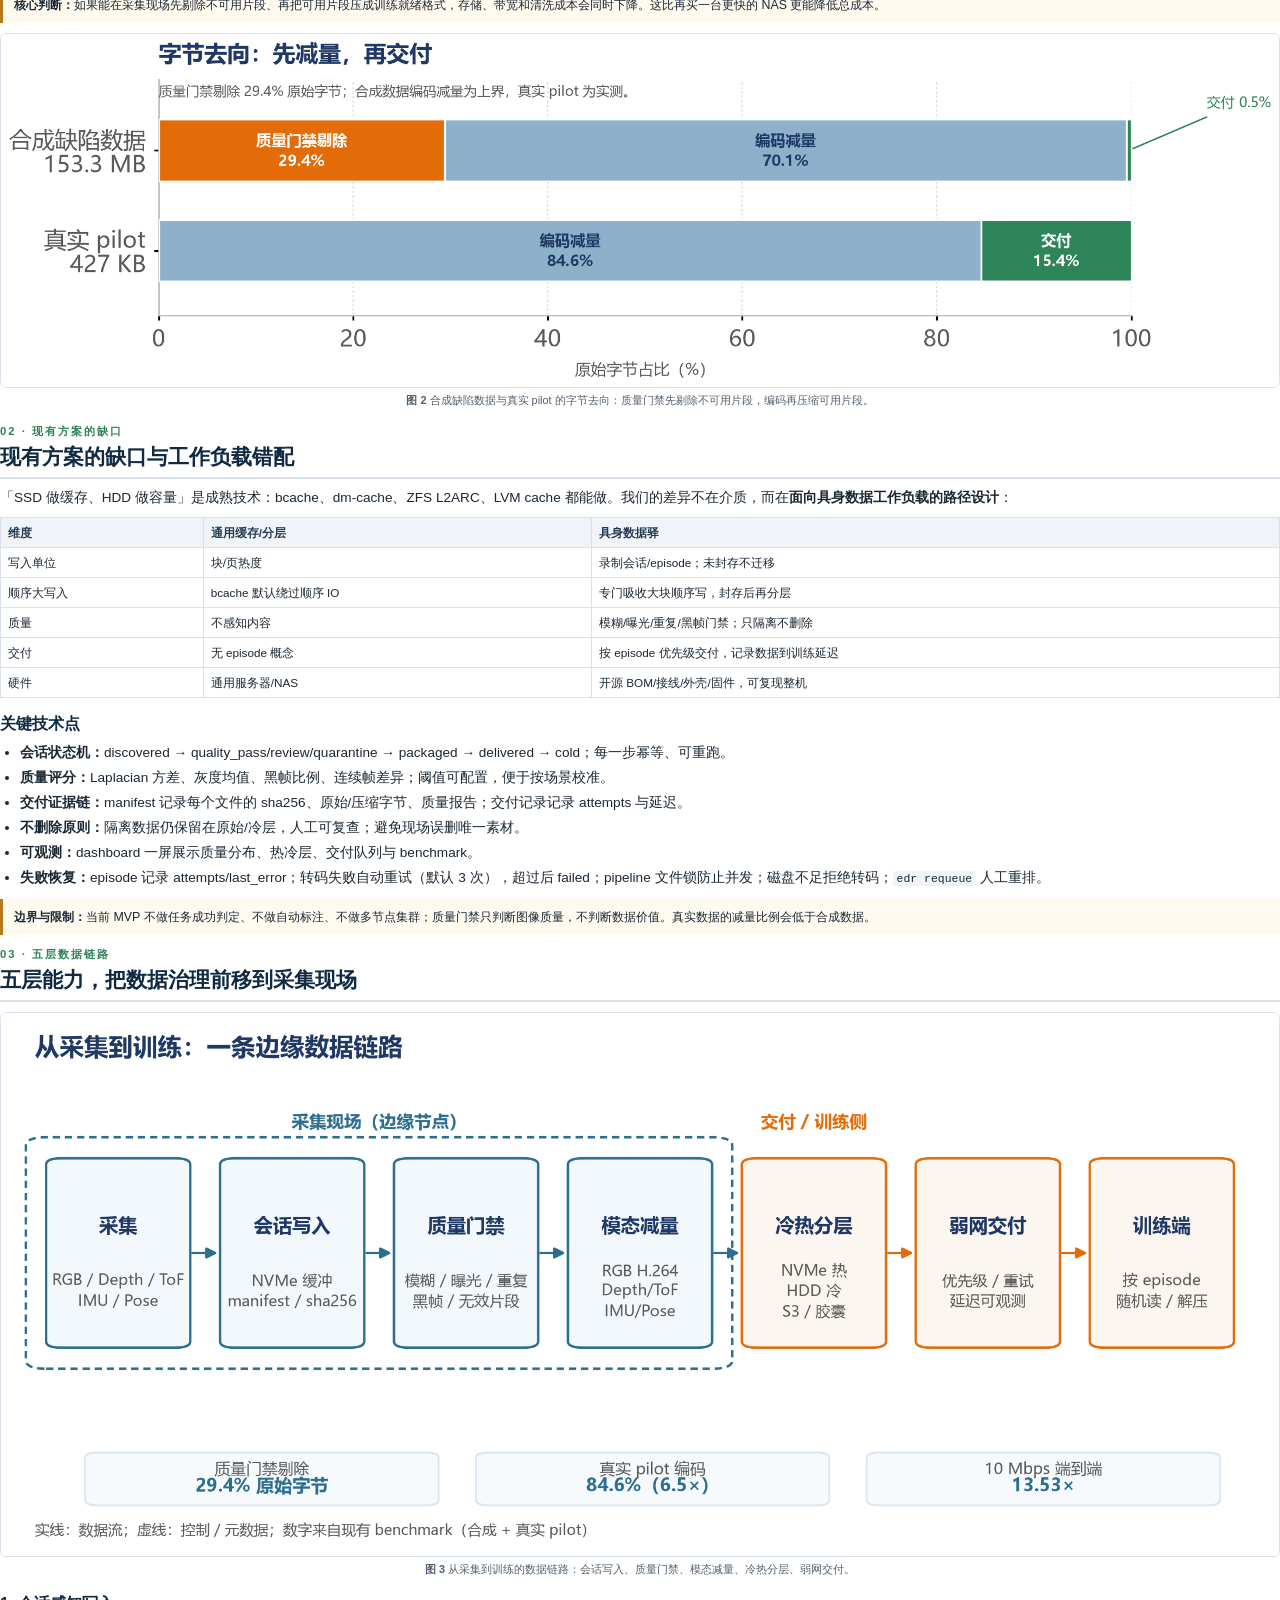
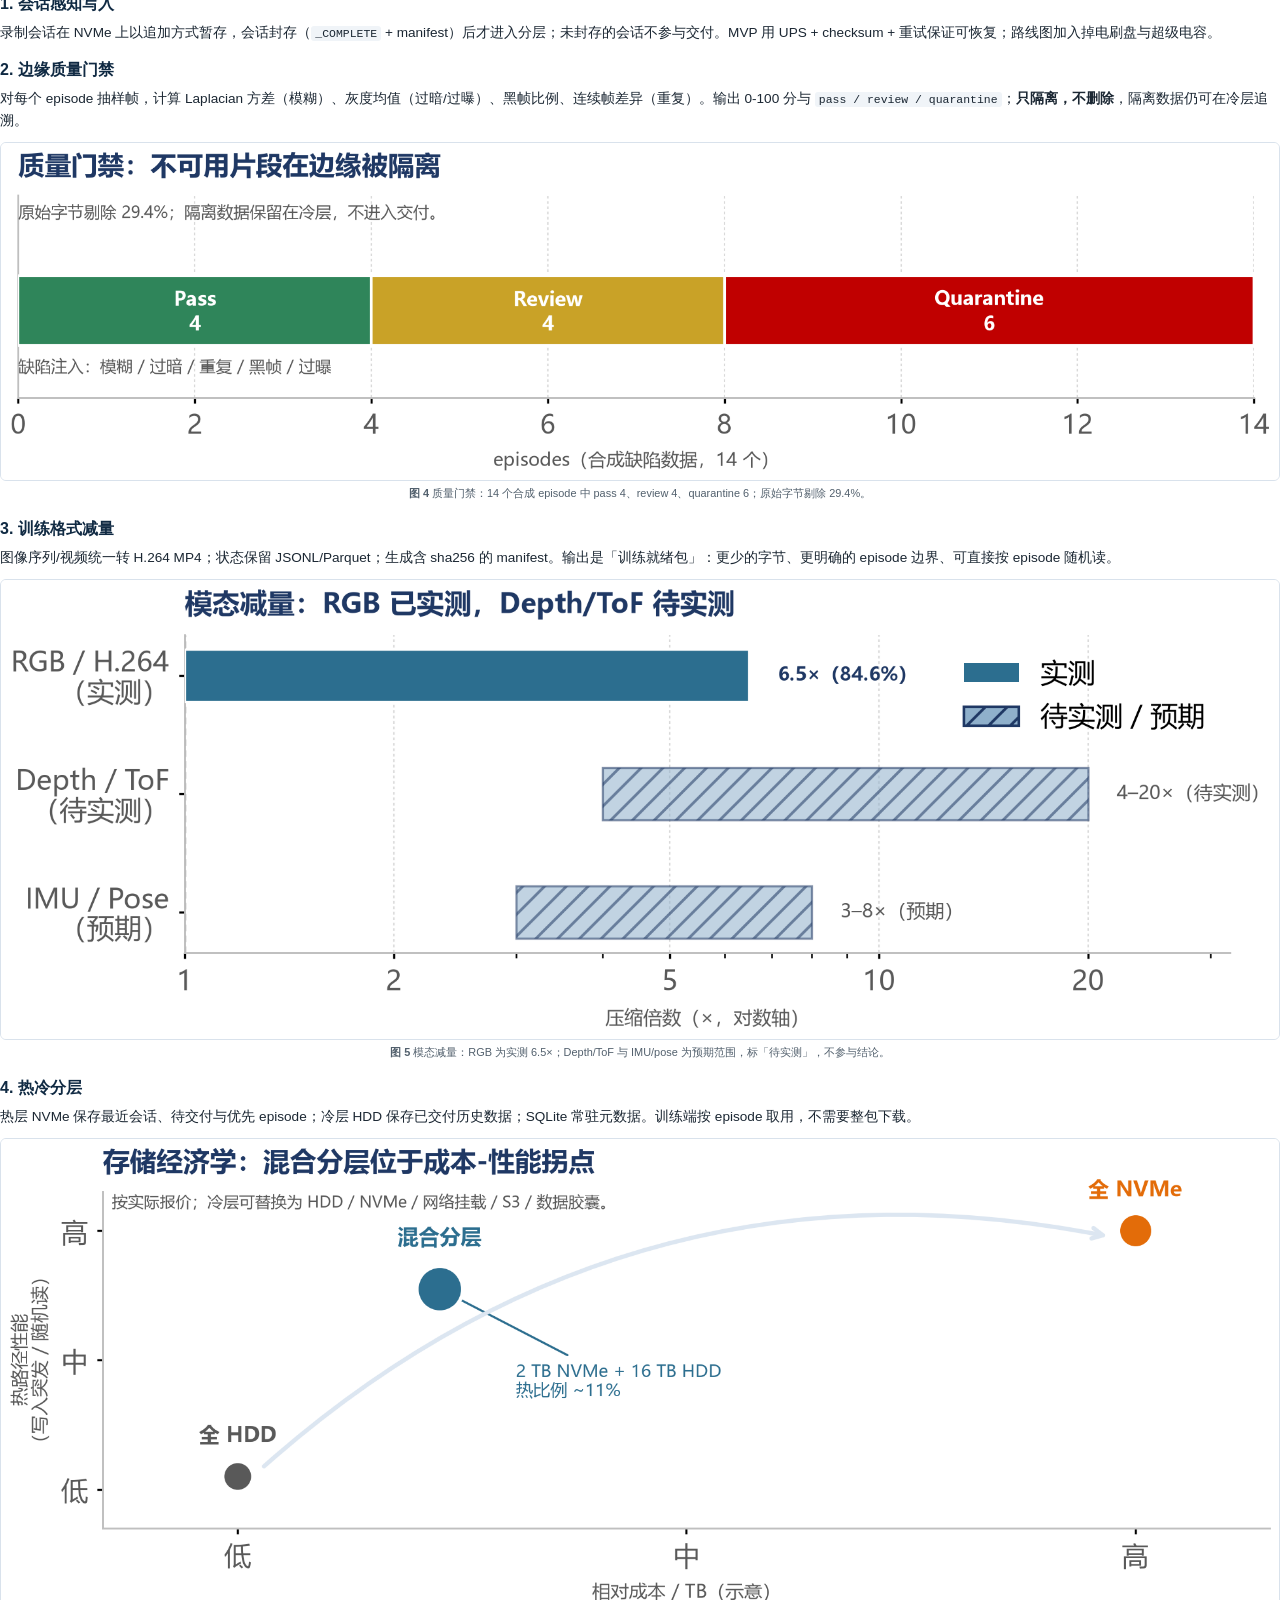
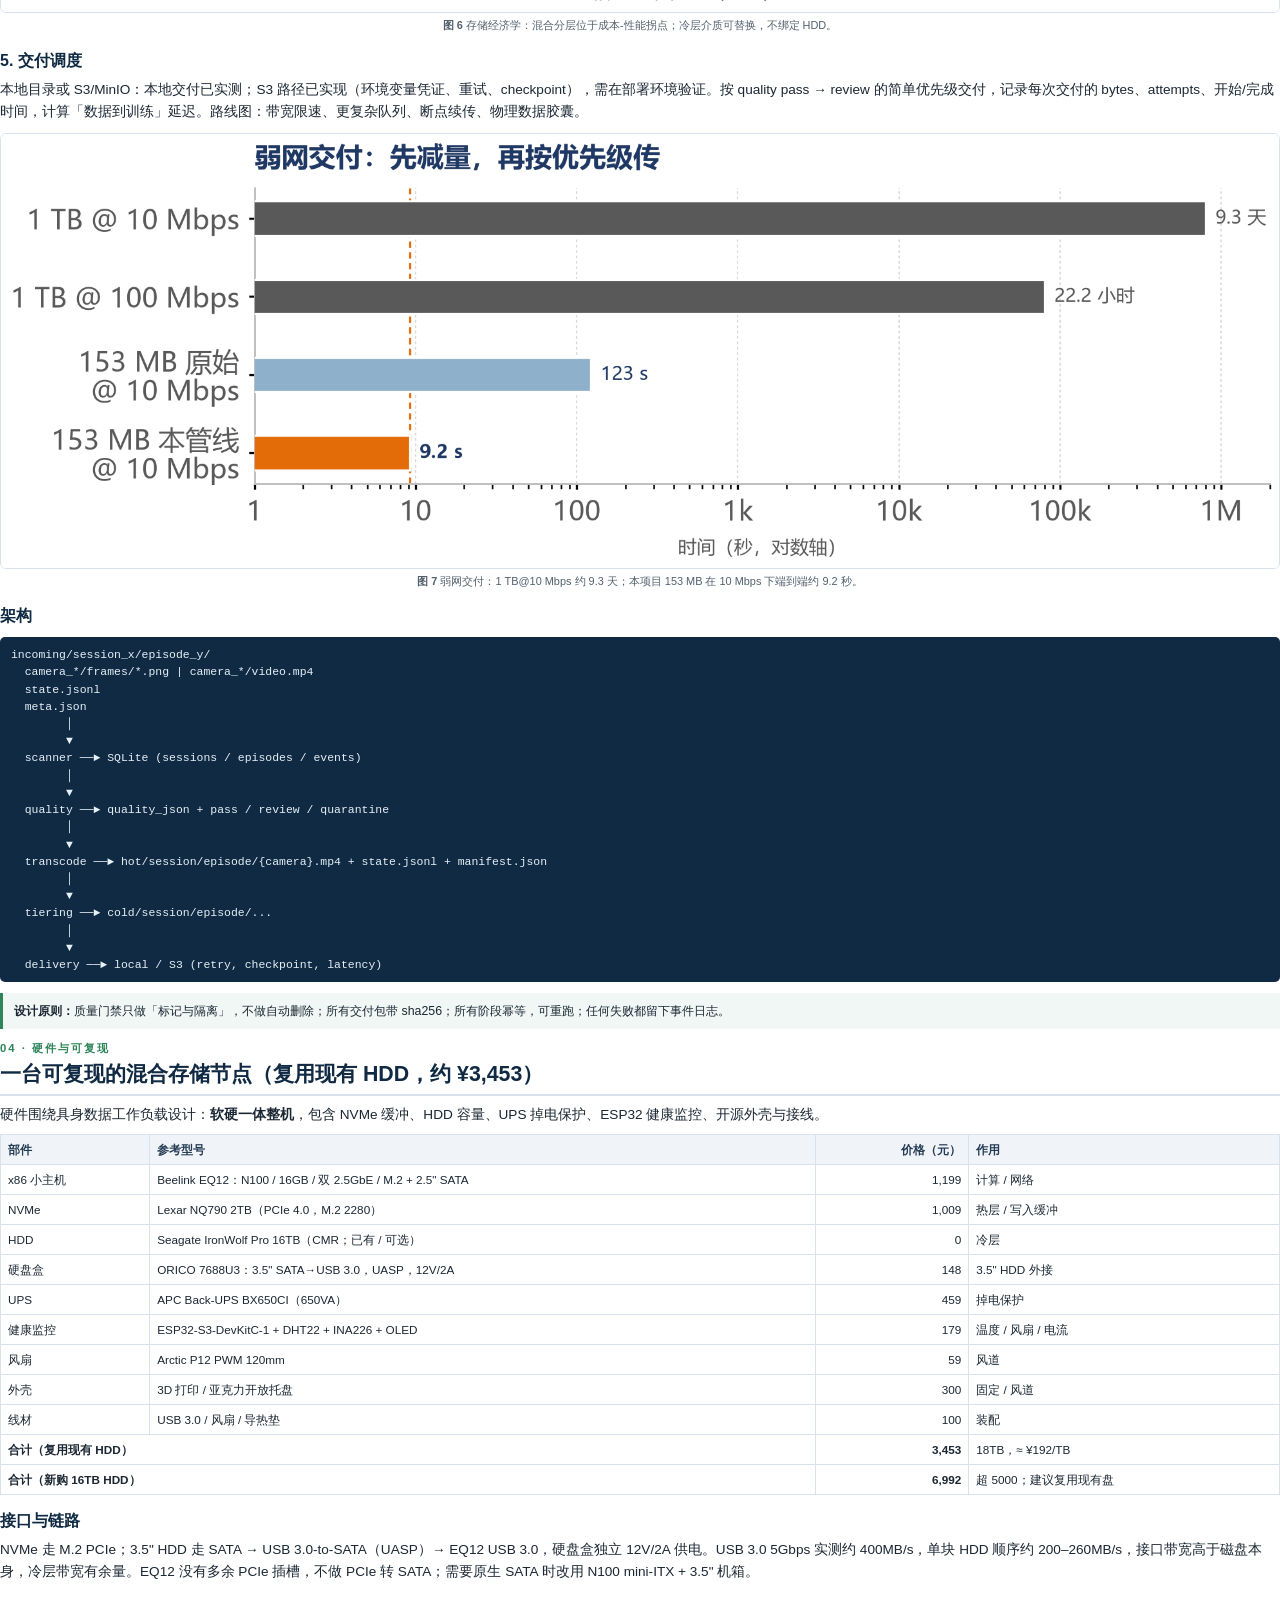
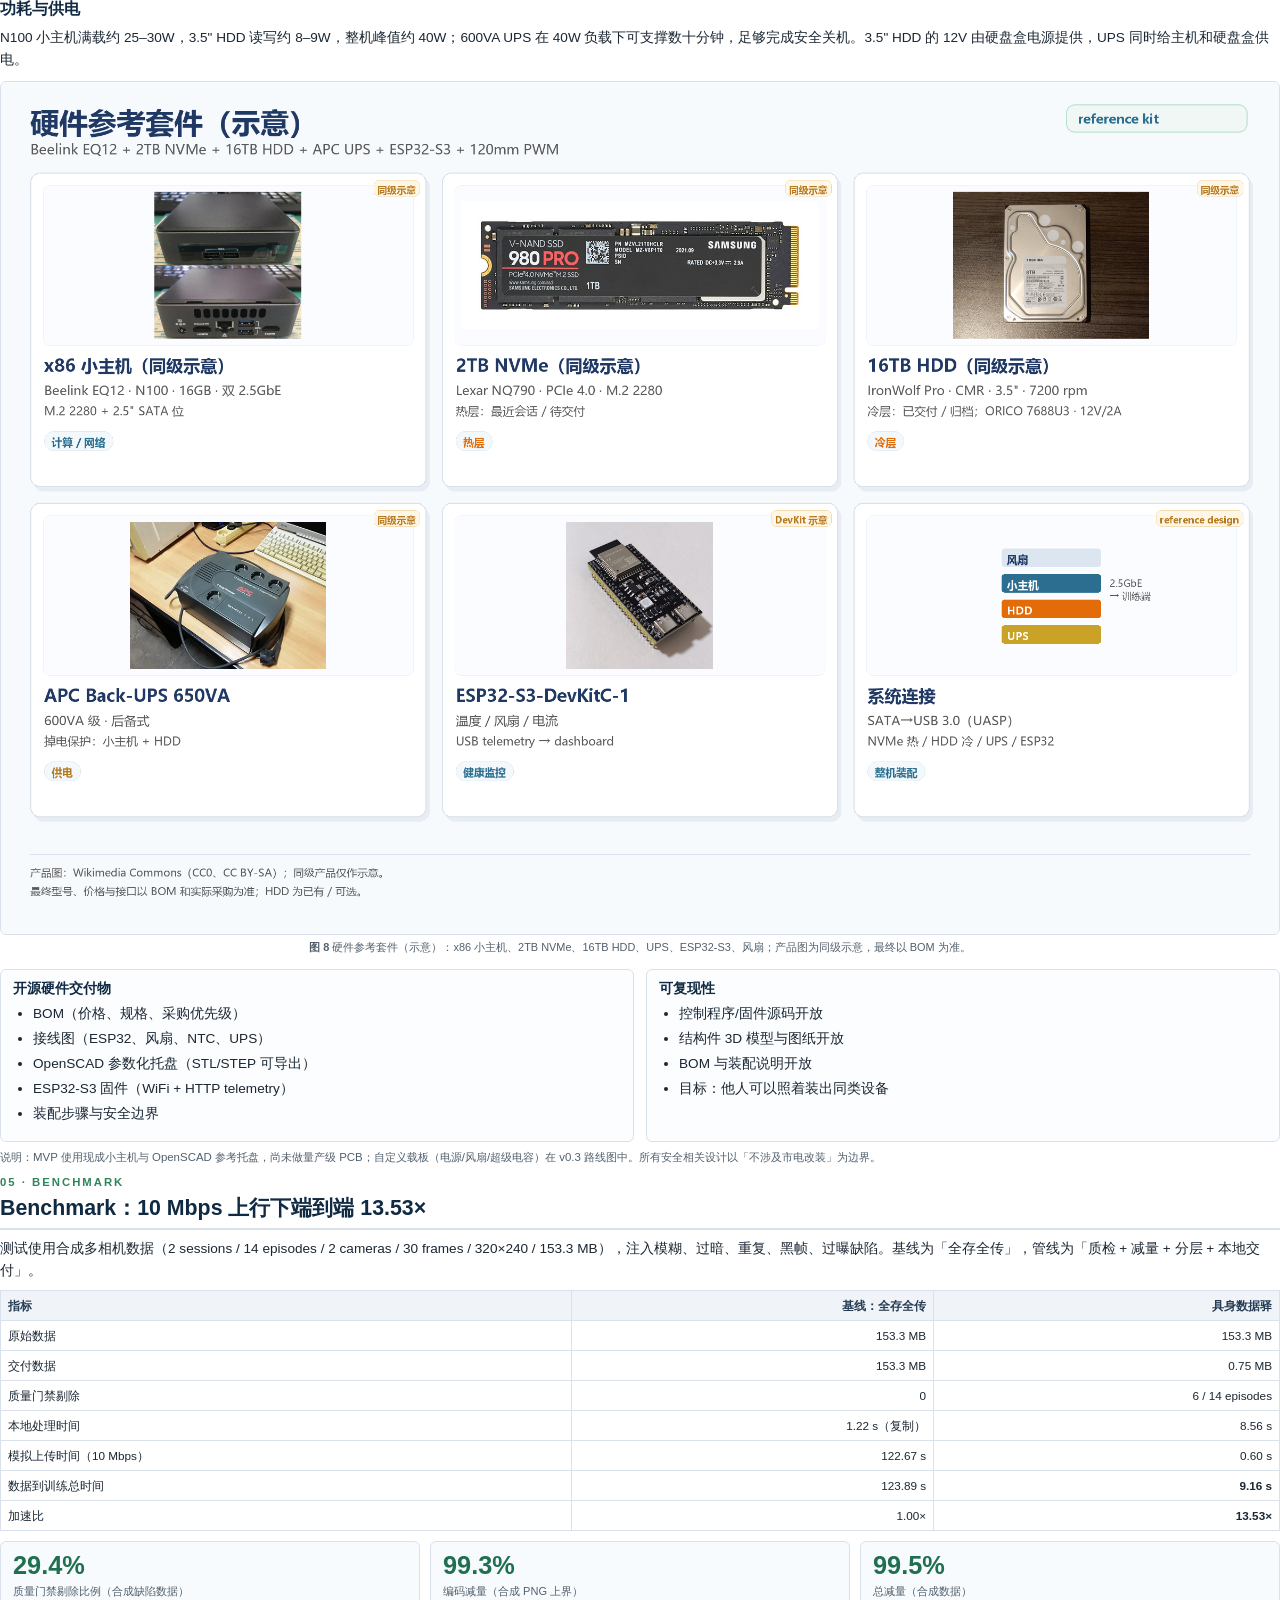
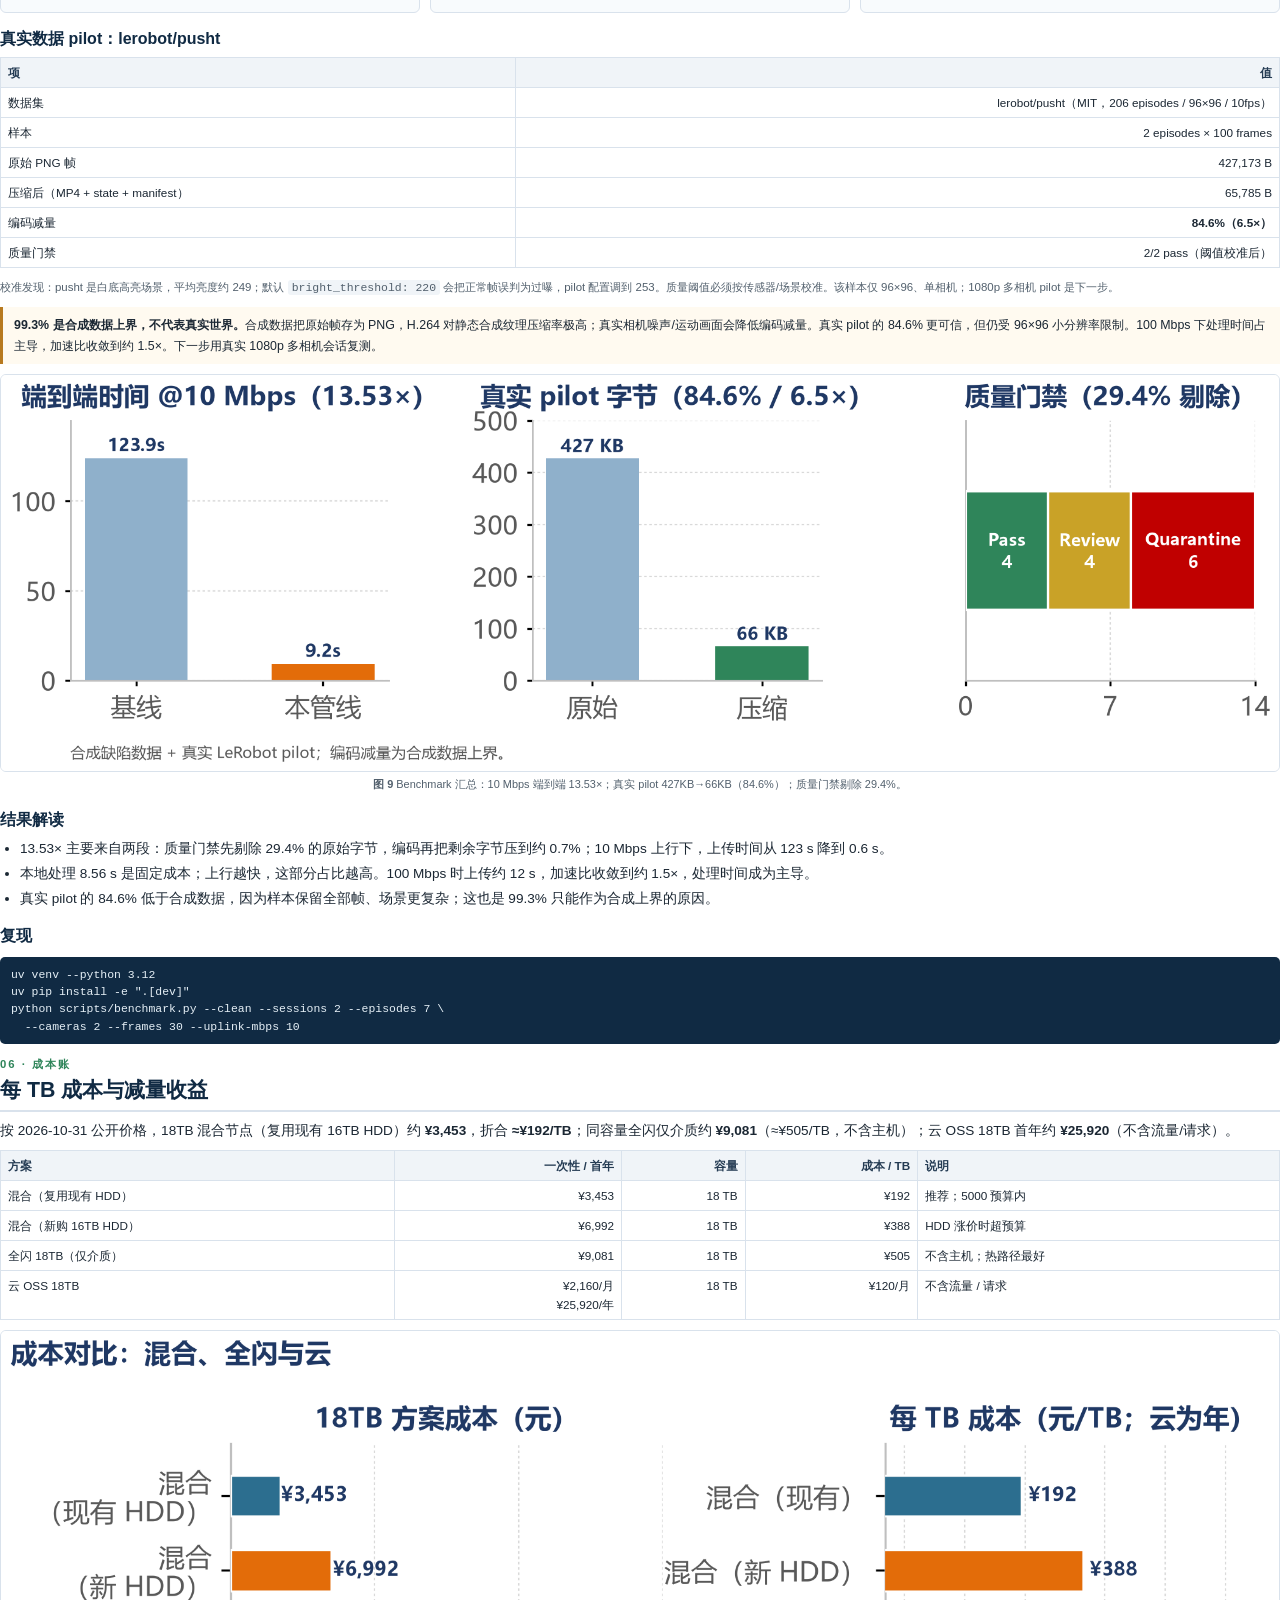
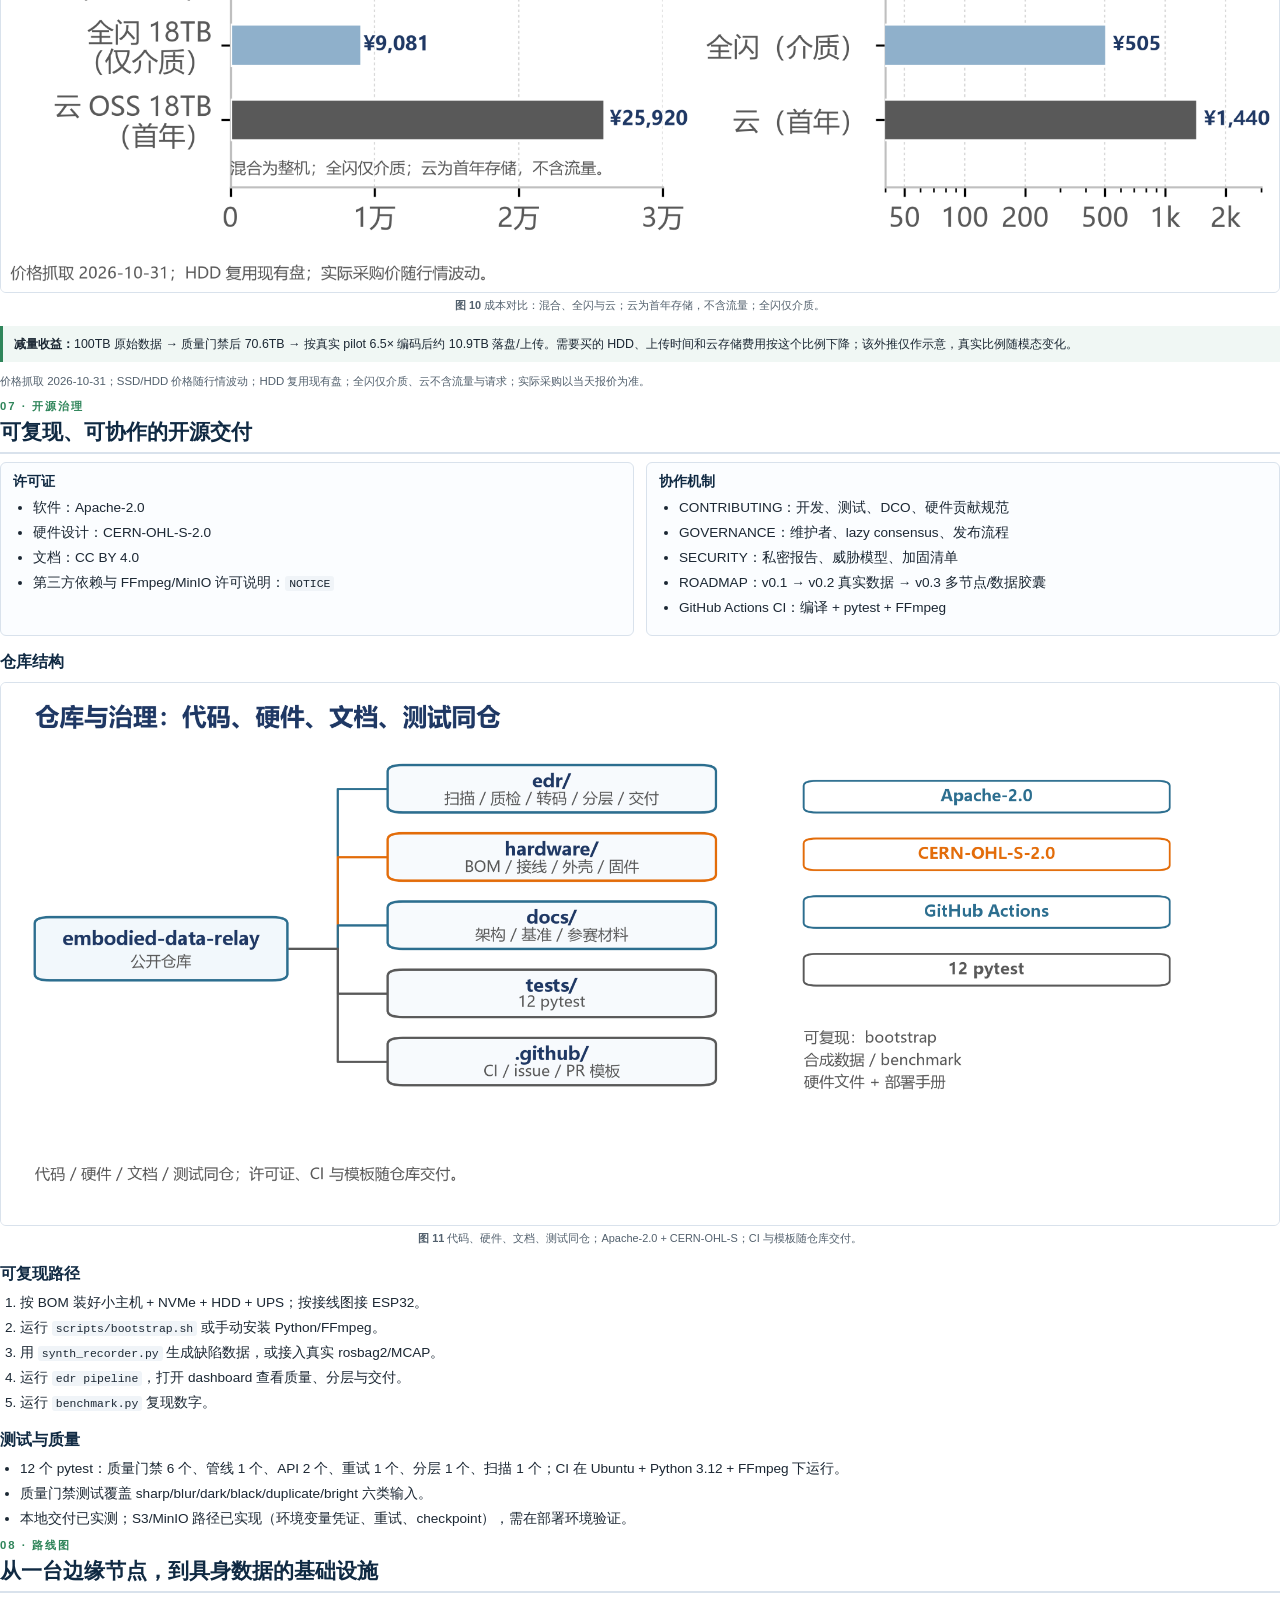
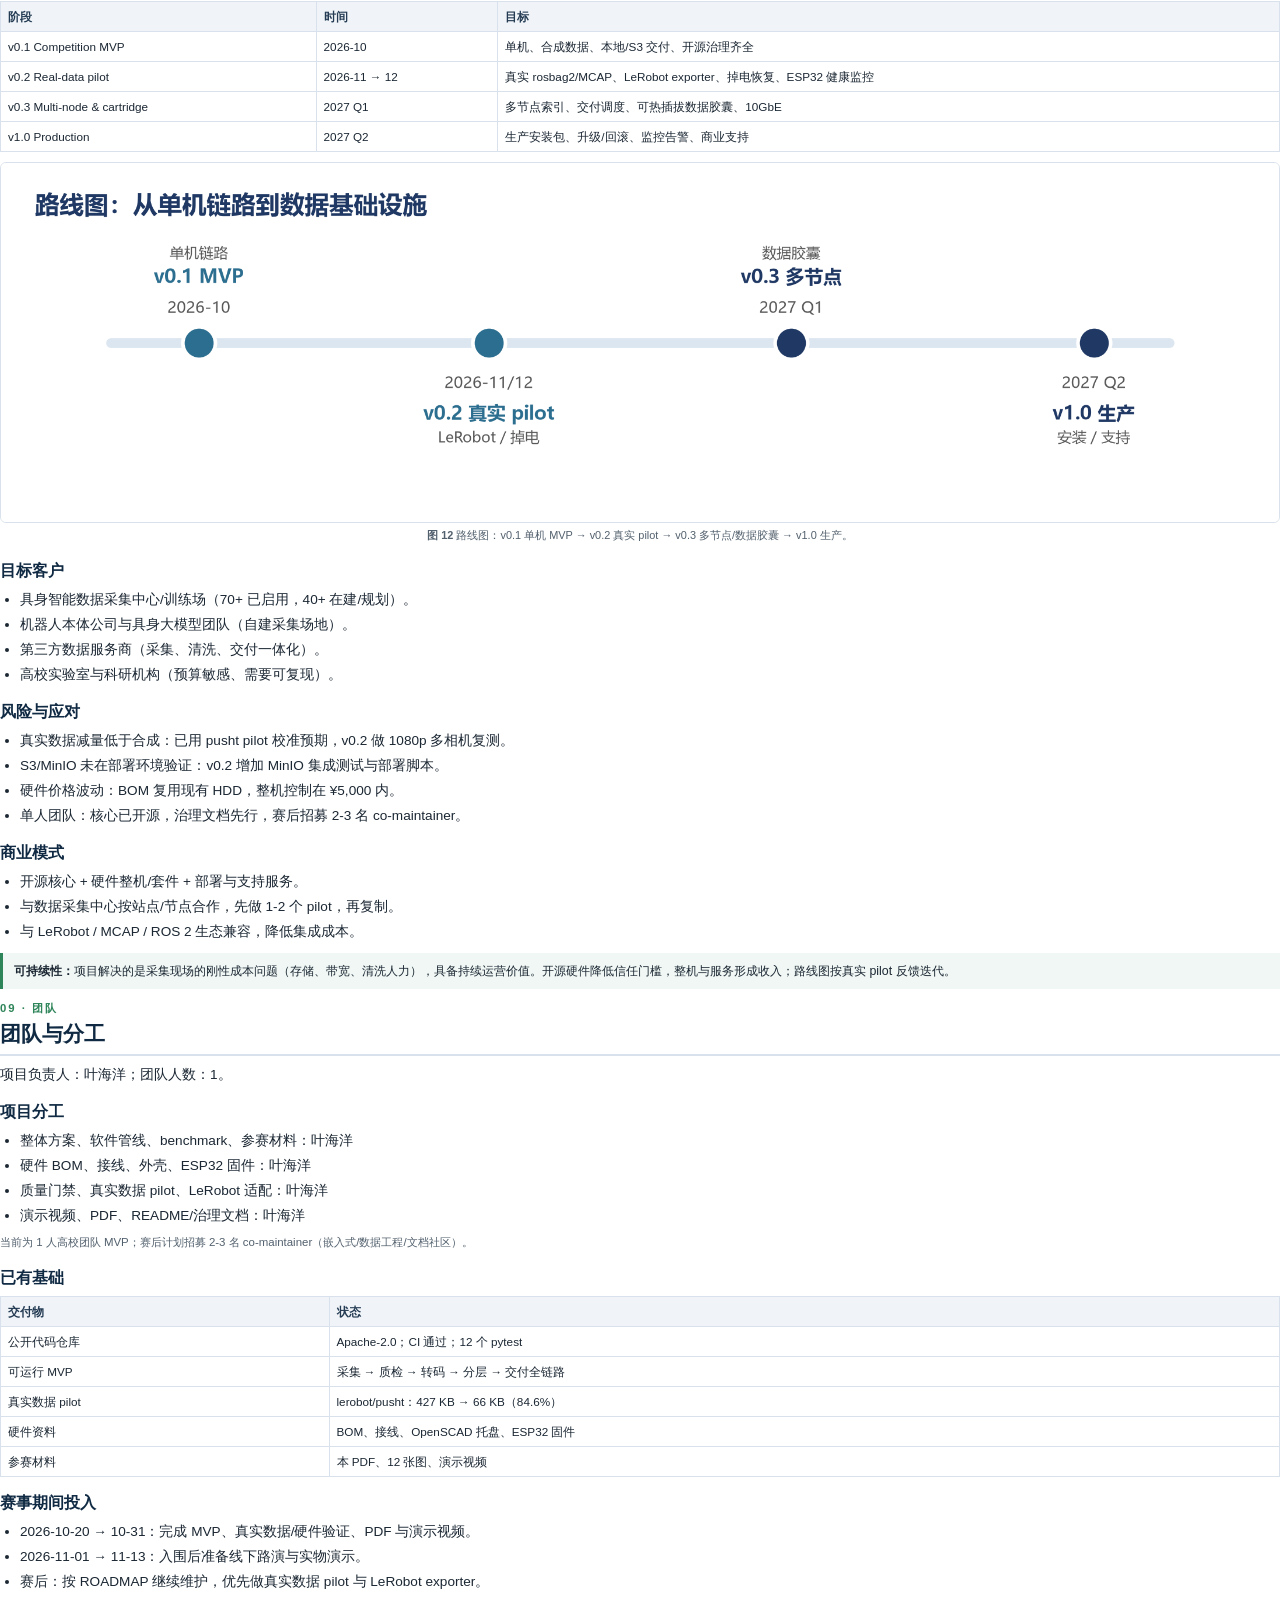
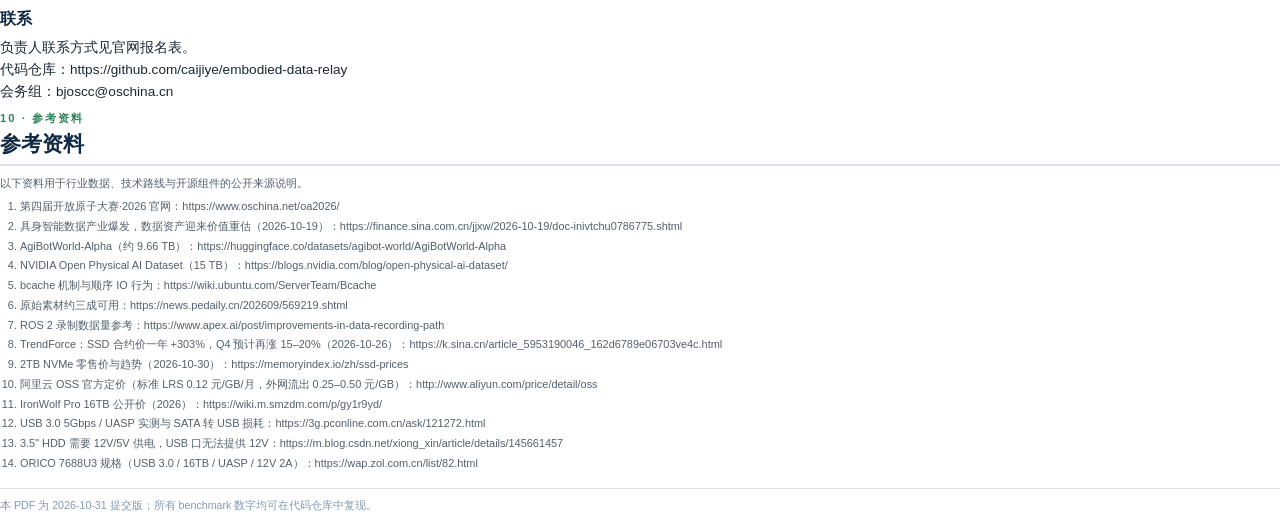
<file: docs/submission/proposal_v4.html>
<!doctype html>
<html lang="zh-CN">
<head>
<meta charset="utf-8">
<title>具身数据驿 · 第四届开放原子大赛 2026 参赛作品介绍</title>
<style>
  @page { size: A4; margin: 17mm 15mm 16mm 15mm; }
  * { box-sizing: border-box; }
  body {
    margin: 0;
    color: #1b2733;
    background: #ffffff;
    font-family: "Noto Sans CJK SC", "Source Han Sans SC", "Microsoft YaHei", "PingFang SC", sans-serif;
    font-size: 10.2pt;
    line-height: 1.62;
    -webkit-print-color-adjust: exact;
    print-color-adjust: exact;
  }
  h1, h2, h3, h4 { color: #102a43; line-height: 1.25; margin: 0 0 8px; }
  h1 { font-size: 26pt; letter-spacing: -0.5px; }
  h2 { font-size: 16pt; margin-top: 4px; padding-bottom: 6px; border-bottom: 2px solid #d9e2ec; }
  h3 { font-size: 12pt; margin-top: 16px; }
  p { margin: 6px 0; }
  ul, ol { margin: 6px 0 6px 20px; padding: 0; }
  li { margin: 3px 0; }
  small, .small { font-size: 8.6pt; color: #52606d; }
  .muted { color: #52606d; }
  .kicker { color: #2f855a; font-size: 8.5pt; letter-spacing: 2px; text-transform: uppercase; font-weight: 700; }
  .cover {
    height: 252mm;
    display: flex;
    flex-direction: column;
    justify-content: space-between;
    padding: 6mm 2mm 2mm;
  }
  .cover .brandline { display: flex; align-items: center; gap: 10px; font-size: 9pt; color: #52606d; }
  .logo { width: 26px; height: 26px; display: grid; grid-template-columns: repeat(3, 1fr); gap: 2px; padding: 4px; border: 1px solid #bcccdc; border-radius: 6px; }
  .logo span { background: #2f855a; border-radius: 1px; }
  .logo span:nth-child(2) { background: #2b6cb0; }
  .logo span:nth-child(3) { background: #b7791f; }
  .cover h1 { font-size: 38pt; margin: 0; }
  .cover .en { font-size: 13pt; color: #486581; letter-spacing: 2px; margin-top: 4px; }
  .cover .tagline { font-size: 15pt; color: #243b53; margin-top: 22px; max-width: 150mm; }
  .cover .meta { display: grid; grid-template-columns: 1fr 1fr; gap: 8px 24px; font-size: 10pt; margin-top: 26px; }
  .cover .meta div { border-top: 1px solid #d9e2ec; padding-top: 8px; }
  .cover .meta span { display: block; color: #829ab1; font-size: 8pt; letter-spacing: 1px; margin-bottom: 2px; }
  .cover .draft { display: inline-block; margin-top: 18px; font-size: 8.5pt; color: #b7791f; border: 1px solid #f0d9a8; background: #fffaf0; padding: 5px 9px; border-radius: 4px; }
  .page-break { page-break-before: always; }
  .avoid { page-break-inside: avoid; }
  .lead { font-size: 11pt; color: #243b53; }
  .grid-2 { display: grid; grid-template-columns: 1fr 1fr; gap: 12px; }
  .grid-3 { display: grid; grid-template-columns: repeat(3, 1fr); gap: 10px; }
  .card { border: 1px solid #d9e2ec; border-radius: 6px; padding: 10px 12px; background: #fbfdff; }
  .card h4 { margin: 0 0 4px; font-size: 10.5pt; }
  .card p { margin: 3px 0; font-size: 9.2pt; color: #486581; }
  .stat { border: 1px solid #d9e2ec; border-radius: 6px; padding: 10px 12px; background: #f8fbfd; }
  .stat strong { display: block; font-size: 19pt; color: #1f6f50; line-height: 1.1; }
  .stat span { font-size: 8.3pt; color: #52606d; }
  .flow { display: flex; align-items: stretch; gap: 0; margin: 12px 0 6px; }
  .flow .step { flex: 1; background: #f0f7f4; border: 1px solid #b7e0cd; padding: 8px 7px; text-align: center; }
  .flow .step:first-child { border-radius: 6px 0 0 6px; }
  .flow .step:last-child { border-radius: 0 6px 6px 0; }
  .flow .step b { display: block; font-size: 9pt; color: #1f6f50; }
  .flow .step span { display: block; font-size: 7.8pt; color: #486581; margin-top: 3px; }
  .flow .arrow { width: 14px; display: flex; align-items: center; justify-content: center; color: #829ab1; font-size: 10pt; }
  table { width: 100%; border-collapse: collapse; margin: 8px 0 10px; font-size: 8.8pt; page-break-inside: avoid; }
  th, td { border: 1px solid #d9e2ec; padding: 5px 7px; vertical-align: top; text-align: left; }
  th { background: #f0f4f8; color: #243b53; font-weight: 700; }
  td.num, th.num { text-align: right; white-space: nowrap; }
  .note { border-left: 3px solid #2f855a; background: #f0f7f4; padding: 8px 11px; margin: 10px 0; font-size: 9.3pt; }
  .warn { border-left: 3px solid #b7791f; background: #fffaf0; padding: 8px 11px; margin: 10px 0; font-size: 9.3pt; }
  .shot { width: 100%; border: 1px solid #bcccdc; border-radius: 6px; margin: 8px 0; }
  .shot.one { width: 66%; display: block; margin: 8px auto 4px; }
  .caption { font-size: 8.2pt; color: #627d98; text-align: center; margin-top: -2px; }
  code, .mono { font-family: "Cascadia Mono", "Consolas", monospace; font-size: 8.6pt; background: #f0f4f8; padding: 1px 4px; border-radius: 3px; }
  pre { background: #102a43; color: #e6f0f7; padding: 9px 11px; border-radius: 5px; font-size: 8.1pt; line-height: 1.5; overflow-x: hidden; white-space: pre-wrap; page-break-inside: avoid; }
  pre code { background: transparent; color: inherit; padding: 0; }
  .refs { font-size: 8.2pt; color: #52606d; }
  .refs li { margin: 2px 0; }
  .footer-note { margin-top: 16px; padding-top: 8px; border-top: 1px solid #d9e2ec; font-size: 8pt; color: #829ab1; }
  .toc { columns: 2; column-gap: 24px; font-size: 9.5pt; }
  .toc div { padding: 3px 0; border-bottom: 1px dotted #d9e2ec; }
  .figure { margin: 10px auto 12px; page-break-inside: avoid; }
  .figure img { display: block; width: 100%; border: 1px solid #d9e2ec; border-radius: 6px; margin: 0 auto; }
  .figure figcaption { font-size: 8.2pt; color: #52606d; margin-top: 4px; text-align: center; }
</style>
</head>
<body>


<!-- ============ COVER ============ -->
<section class="cover">
  <div>
    <div class="brandline">
      <div class="logo"><span></span><span></span><span></span></div>
      <div>第四届开放原子大赛 · 2026 开源行业解决方案创新赛</div>
    </div>
    <div style="margin-top: 48mm;">
      <div class="kicker">TRACK 02 · OPEN-SOURCE SMART HARDWARE</div>
      <h1>具身数据驿</h1>
      <div class="en">EMBODIED DATA RELAY</div>
      <div class="tagline">边缘减量 · 冷热分层 · 弱网快传<br><span style="font-size:10.5pt;color:#52606d;">在采集现场，把原始 TB 变成可训练小时。</span></div>
      <div style="margin-top: 18px; font-size: 9pt; color: #52606d;">2026-10-31 · 提交版 · 高校团队</div>
    </div>
  </div>
  <div>
    <div class="meta">
      <div><span>参赛赛道</span>开源智能硬件解决方案</div>
      <div><span>申报主体</span>高校团队</div>
      <div><span>项目负责人</span>叶海洋</div>
      <div><span>团队人数</span>1</div>
      <div><span>代码仓库</span>https://github.com/caijiye/embodied-data-relay</div>
      <div><span>演示视频</span>见提交邮件</div>
    </div>
    <div class="footer-note">软件 Apache-2.0 · 硬件设计 CERN-OHL-S-2.0 · 文档 CC BY 4.0</div>
  </div>
</section>

<!-- ============ TOC ============ -->
<section class="page-break">
  <div class="kicker">目录</div>
  <h2>目录</h2>
  <div class="toc">
    <div><b>开篇</b> 一页看懂：问题、方案与四个数字</div>
    <div><b>Part I</b> 为什么现在做</div>
    <div>01 具身数据的三重成本</div>
    <div>02 现有方案的缺口</div>
    <div><b>Part II</b> 我们怎么做</div>
    <div>03 五层数据链路</div>
    <div>04 硬件与可复现</div>
    <div><b>Part III</b> 凭什么信</div>
    <div>05 Benchmark：合成 + 真实 pilot</div>
    <div>06 成本账：每 TB 与减量收益</div>
    <div>07 开源治理：可复现、可协作</div>
    <div><b>Part IV</b> 长期性</div>
    <div>08 路线图</div>
    <div>09 团队</div>
    <div>10 参考资料</div>
  </div>
  <h3 style="margin-top: 16px;">图 表</h3>
  <div class="toc small">
    <div>图 1 Dashboard</div>
    <div>图 2 字节去向</div>
    <div>图 3 数据链路</div>
    <div>图 4 质量门禁</div>
    <div>图 5 模态减量</div>
    <div>图 6 存储经济学</div>
    <div>图 7 弱网交付</div>
    <div>图 8 硬件参考套件</div>
    <div>图 9 Benchmark</div>
    <div>图 10 成本对比</div>
    <div>图 11 仓库治理</div>
    <div>图 12 路线图</div>
  </div>
  <p class="small" style="margin-top: 16px;">项目名称：具身数据驿｜边缘减量 · 冷热分层 · 弱网快传</p>
</section>

<!-- ============ 1. ONE PAGE ============ -->
<section class="page-break">
  <div class="kicker">开篇 · 一页看懂</div>
  <h2>采集现场的数据减量站</h2>
  <p class="lead">具身智能的数据瓶颈集中在两处：大量不可用数据占用存储，弱网上传又拖慢交付。具身数据驿在采集现场完成会话级原样落盘、质量门禁、训练格式压缩、热冷分层和可恢复交付，把原始 TB 变成可训练小时。</p>

  <div class="grid-3" style="margin-top: 12px; grid-template-columns: repeat(4, minmax(0, 1fr));">
    <div class="stat"><strong>13.53×</strong><span>10 Mbps 上行端到端加速<br>（123.9 s → 9.2 s，合成数据）</span></div>
    <div class="stat"><strong>29.4%</strong><span>质量门禁剔除的原始字节<br>（合成缺陷数据）</span></div>
    <div class="stat"><strong>84.6%</strong><span>真实 LeRobot 编码减量<br>（427 KB → 66 KB，6.5×）</span></div>
    <div class="stat"><strong>¥3,453</strong><span>18TB 混合节点<br>复用现有 HDD ≈ ¥192/TB</span></div>
  </div>


  <figure class="figure">
    <img src="../assets/figures/fig01_dashboard.png" alt="图 1" style="width:74%;">
    <figcaption><b>图 1</b> 仪表盘：质量门禁、减量、热冷分层、交付延迟与 benchmark 一屏可见。</figcaption>
  </figure>

  <div class="grid-2" style="margin-top: 10px;">
    <div class="card">
      <h4>为什么是硬件项目</h4>
      <p>交付形态是一台可复现的边缘数据站：小主机 + NVMe + HDD + UPS + ESP32 健康监控。BOM、接线、3D 外壳、固件全部开源，别人能照着装出来。</p>
    </div>
    <div class="card">
      <h4>与 NAS / 缓存盘的差异</h4>
      <p>通用 NAS 与 bcache/dm-cache 不感知录制会话；具身数据是大块顺序写，bcache 默认还会绕过顺序 IO。我们把「会话封存、质量门禁、交付优先级」放在存储路径里。</p>
    </div>
  </div>
</section>

<!-- ============ 2. PROBLEM ============ -->
<section class="page-break">
  <div class="kicker">01 · 问题</div>
  <h2>具身数据的三重成本：量大、可用率低、交付慢</h2>

  <h3>数据量：从 TB 到 PB</h3>
  <ul>
    <li>公开数据集规模：AgiBot World Alpha 约 <b>9.66 TB</b>（100 万+ 轨迹、约 2976 小时）；NVIDIA 开放物理 AI 数据集 <b>15 TB</b> / 32 万条轨迹。</li>
    <li>原始录制更夸张：单路 1080p RGB 30fps 未压缩约 <b>187 MB/s</b>，8 路约 <b>1.5 GB/s</b>；32 线激光 10Hz 约 30-50 GB/小时；8 小时 RGB-D 约 500 GB。</li>
    <li>产业侧：全国已启用 <b>70+</b> 具身智能训练场，40+ 在建/规划；单客户数据订单从几万小时向百万小时演进。</li>
  </ul>

  <h3>可用率：大量素材进不了训练</h3>
  <p>有从业者给出的口径是：原始素材约只有 <b>三成</b> 能真正用于训练。模糊、过暗、遮挡、重复、失败片段如果不在现场处理，就会占用存储、带宽和后续清洗人力。</p>

  <h3>交付：弱网上行是硬瓶颈</h3>
  <ul>
    <li>1 TB 数据走 100 Mbps 理想也要约 <b>22 小时</b>；10 Mbps 约 <b>9 天</b>。</li>
    <li>采集现场通常没有专线；数据要先回传、再清洗、再训练，迭代周期被拉长。</li>
    <li>行业数据成本：人类示范数据约 50-100 元/小时，遥操作数据约 250-350 元/小时；100 万小时对应 1-3 亿元。</li>
  </ul>

  <div class="warn"><b>核心判断：</b>如果能在采集现场先剔除不可用片段、再把可用片段压成训练就绪格式，存储、带宽和清洗成本会同时下降。这比再买一台更快的 NAS 更能降低总成本。</div>


  <figure class="figure">
    <img src="../assets/figures/fig02_bytes.png" alt="图 2" style="width:100%;">
    <figcaption><b>图 2</b> 合成缺陷数据与真实 pilot 的字节去向：质量门禁先剔除不可用片段，编码再压缩可用片段。</figcaption>
  </figure>

</section>

<!-- ============ 3. DIFFERENTIATION ============ -->
<section class="page-break">
  <div class="kicker">02 · 现有方案的缺口</div>
  <h2>现有方案的缺口与工作负载错配</h2>

  <p>「SSD 做缓存、HDD 做容量」是成熟技术：bcache、dm-cache、ZFS L2ARC、LVM cache 都能做。我们的差异不在介质，而在<b>面向具身数据工作负载的路径设计</b>：</p>

  <table>
    <thead><tr><th>维度</th><th>通用缓存/分层</th><th>具身数据驿</th></tr></thead>
    <tbody>
      <tr><td>写入单位</td><td>块/页热度</td><td>录制会话/episode；未封存不迁移</td></tr>
      <tr><td>顺序大写入</td><td>bcache 默认绕过顺序 IO</td><td>专门吸收大块顺序写，封存后再分层</td></tr>
      <tr><td>质量</td><td>不感知内容</td><td>模糊/曝光/重复/黑帧门禁；只隔离不删除</td></tr>
      <tr><td>交付</td><td>无 episode 概念</td><td>按 episode 优先级交付，记录数据到训练延迟</td></tr>
      <tr><td>硬件</td><td>通用服务器/NAS</td><td>开源 BOM/接线/外壳/固件，可复现整机</td></tr>
    </tbody>
  </table>

  <h3>关键技术点</h3>
  <ul>
    <li><b>会话状态机：</b>discovered → quality_pass/review/quarantine → packaged → delivered → cold；每一步幂等、可重跑。</li>
    <li><b>质量评分：</b>Laplacian 方差、灰度均值、黑帧比例、连续帧差异；阈值可配置，便于按场景校准。</li>
    <li><b>交付证据链：</b>manifest 记录每个文件的 sha256、原始/压缩字节、质量报告；交付记录记录 attempts 与延迟。</li>
    <li><b>不删除原则：</b>隔离数据仍保留在原始/冷层，人工可复查；避免现场误删唯一素材。</li>
    <li><b>可观测：</b>dashboard 一屏展示质量分布、热冷层、交付队列与 benchmark。</li>
    <li><b>失败恢复：</b>episode 记录 attempts/last_error；转码失败自动重试（默认 3 次），超过后 failed；pipeline 文件锁防止并发；磁盘不足拒绝转码；<code>edr requeue</code> 人工重排。</li>
  </ul>

  <div class="warn"><b>边界与限制：</b>当前 MVP 不做任务成功判定、不做自动标注、不做多节点集群；质量门禁只判断图像质量，不判断数据价值。真实数据的减量比例会低于合成数据。</div>
</section>

<!-- ============ 4. SOLUTION ============ -->
<section class="page-break">
  <div class="kicker">03 · 五层数据链路</div>
  <h2>五层能力，把数据治理前移到采集现场</h2>

  <figure class="figure">
    <img src="../assets/figures/fig03_pipeline.png" alt="图 3" style="width:100%;">
    <figcaption><b>图 3</b> 从采集到训练的数据链路：会话写入、质量门禁、模态减量、冷热分层、弱网交付。</figcaption>
  </figure>

  <h3>1. 会话感知写入</h3>
  <p>录制会话在 NVMe 上以追加方式暂存，会话封存（<code>_COMPLETE</code> + manifest）后才进入分层；未封存的会话不参与交付。MVP 用 UPS + checksum + 重试保证可恢复；路线图加入掉电刷盘与超级电容。</p>

  <h3>2. 边缘质量门禁</h3>
  <p>对每个 episode 抽样帧，计算 Laplacian 方差（模糊）、灰度均值（过暗/过曝）、黑帧比例、连续帧差异（重复）。输出 0-100 分与 <code>pass / review / quarantine</code>；<b>只隔离，不删除</b>，隔离数据仍可在冷层追溯。</p>

  <figure class="figure">
    <img src="../assets/figures/fig04_quality.png" alt="图 4" style="width:100%;">
    <figcaption><b>图 4</b> 质量门禁：14 个合成 episode 中 pass 4、review 4、quarantine 6；原始字节剔除 29.4%。</figcaption>
  </figure>

  <h3>3. 训练格式减量</h3>
  <p>图像序列/视频统一转 H.264 MP4；状态保留 JSONL/Parquet；生成含 sha256 的 manifest。输出是「训练就绪包」：更少的字节、更明确的 episode 边界、可直接按 episode 随机读。</p>

  <figure class="figure">
    <img src="../assets/figures/fig05_modality.png" alt="图 5" style="width:100%;">
    <figcaption><b>图 5</b> 模态减量：RGB 为实测 6.5×；Depth/ToF 与 IMU/pose 为预期范围，标「待实测」，不参与结论。</figcaption>
  </figure>

  <h3>4. 热冷分层</h3>
  <p>热层 NVMe 保存最近会话、待交付与优先 episode；冷层 HDD 保存已交付历史数据；SQLite 常驻元数据。训练端按 episode 取用，不需要整包下载。</p>

  <figure class="figure">
    <img src="../assets/figures/fig06_storage.png" alt="图 6" style="width:100%;">
    <figcaption><b>图 6</b> 存储经济学：混合分层位于成本-性能拐点；冷层介质可替换，不绑定 HDD。</figcaption>
  </figure>

  <h3>5. 交付调度</h3>
  <p>本地目录或 S3/MinIO：本地交付已实测；S3 路径已实现（环境变量凭证、重试、checkpoint），需在部署环境验证。按 quality pass → review 的简单优先级交付，记录每次交付的 bytes、attempts、开始/完成时间，计算「数据到训练」延迟。路线图：带宽限速、更复杂队列、断点续传、物理数据胶囊。</p>

  <figure class="figure">
    <img src="../assets/figures/fig07_delivery.png" alt="图 7" style="width:100%;">
    <figcaption><b>图 7</b> 弱网交付：1 TB@10 Mbps 约 9.3 天；本项目 153 MB 在 10 Mbps 下端到端约 9.2 秒。</figcaption>
  </figure>

  <h3>架构</h3>
  <pre><code>incoming/session_x/episode_y/
  camera_*/frames/*.png | camera_*/video.mp4
  state.jsonl
  meta.json
        │
        ▼
  scanner ──► SQLite (sessions / episodes / events)
        │
        ▼
  quality ──► quality_json + pass / review / quarantine
        │
        ▼
  transcode ──► hot/session/episode/{camera}.mp4 + state.jsonl + manifest.json
        │
        ▼
  tiering ──► cold/session/episode/...
        │
        ▼
  delivery ──► local / S3 (retry, checkpoint, latency)</code></pre>

  <div class="note"><b>设计原则：</b>质量门禁只做「标记与隔离」，不做自动删除；所有交付包带 sha256；所有阶段幂等，可重跑；任何失败都留下事件日志。</div>
</section>

<!-- ============ 5. HARDWARE ============ -->
<section class="page-break">
  <div class="kicker">04 · 硬件与可复现</div>
  <h2>一台可复现的混合存储节点（复用现有 HDD，约 ¥3,453）</h2>

  <p>硬件围绕具身数据工作负载设计：<b>软硬一体整机</b>，包含 NVMe 缓冲、HDD 容量、UPS 掉电保护、ESP32 健康监控、开源外壳与接线。</p>

  <table>
    <thead><tr><th>部件</th><th>参考型号</th><th class="num">价格（元）</th><th>作用</th></tr></thead>
    <tbody>
      <tr><td>x86 小主机</td><td>Beelink EQ12：N100 / 16GB / 双 2.5GbE / M.2 + 2.5" SATA</td><td class="num">1,199</td><td>计算 / 网络</td></tr>
      <tr><td>NVMe</td><td>Lexar NQ790 2TB（PCIe 4.0，M.2 2280）</td><td class="num">1,009</td><td>热层 / 写入缓冲</td></tr>
      <tr><td>HDD</td><td>Seagate IronWolf Pro 16TB（CMR；已有 / 可选）</td><td class="num">0</td><td>冷层</td></tr>
      <tr><td>硬盘盒</td><td>ORICO 7688U3：3.5" SATA→USB 3.0，UASP，12V/2A</td><td class="num">148</td><td>3.5" HDD 外接</td></tr>
      <tr><td>UPS</td><td>APC Back-UPS BX650CI（650VA）</td><td class="num">459</td><td>掉电保护</td></tr>
      <tr><td>健康监控</td><td>ESP32-S3-DevKitC-1 + DHT22 + INA226 + OLED</td><td class="num">179</td><td>温度 / 风扇 / 电流</td></tr>
      <tr><td>风扇</td><td>Arctic P12 PWM 120mm</td><td class="num">59</td><td>风道</td></tr>
      <tr><td>外壳</td><td>3D 打印 / 亚克力开放托盘</td><td class="num">300</td><td>固定 / 风道</td></tr>
      <tr><td>线材</td><td>USB 3.0 / 风扇 / 导热垫</td><td class="num">100</td><td>装配</td></tr>
      <tr><td colspan="2"><b>合计（复用现有 HDD）</b></td><td class="num"><b>3,453</b></td><td>18TB，≈ ¥192/TB</td></tr>
      <tr><td colspan="2"><b>合计（新购 16TB HDD）</b></td><td class="num"><b>6,992</b></td><td>超 5000；建议复用现有盘</td></tr>
    </tbody>
  </table>

  <h3>接口与链路</h3>
  <p>NVMe 走 M.2 PCIe；3.5" HDD 走 SATA → USB 3.0-to-SATA（UASP）→ EQ12 USB 3.0，硬盘盒独立 12V/2A 供电。USB 3.0 5Gbps 实测约 400MB/s，单块 HDD 顺序约 200–260MB/s，接口带宽高于磁盘本身，冷层带宽有余量。EQ12 没有多余 PCIe 插槽，不做 PCIe 转 SATA；需要原生 SATA 时改用 N100 mini-ITX + 3.5" 机箱。</p>
  <h3>功耗与供电</h3>
  <p>N100 小主机满载约 25–30W，3.5" HDD 读写约 8–9W，整机峰值约 40W；600VA UPS 在 40W 负载下可支撑数十分钟，足够完成安全关机。3.5" HDD 的 12V 由硬盘盒电源提供，UPS 同时给主机和硬盘盒供电。</p>

  <figure class="figure">
    <img src="../assets/figures/fig08_hardware.png" alt="图 8" style="width:100%;">
    <figcaption><b>图 8</b> 硬件参考套件（示意）：x86 小主机、2TB NVMe、16TB HDD、UPS、ESP32-S3、风扇；产品图为同级示意，最终以 BOM 为准。</figcaption>
  </figure>

  <div class="grid-2">
    <div class="card">
      <h4>开源硬件交付物</h4>
      <ul>
        <li>BOM（价格、规格、采购优先级）</li>
        <li>接线图（ESP32、风扇、NTC、UPS）</li>
        <li>OpenSCAD 参数化托盘（STL/STEP 可导出）</li>
        <li>ESP32-S3 固件（WiFi + HTTP telemetry）</li>
        <li>装配步骤与安全边界</li>
      </ul>
    </div>
    <div class="card">
      <h4>可复现性</h4>
      <ul>
        <li>控制程序/固件源码开放</li>
        <li>结构件 3D 模型与图纸开放</li>
        <li>BOM 与装配说明开放</li>
        <li>目标：他人可以照着装出同类设备</li>
      </ul>
    </div>
  </div>

  <p class="small">说明：MVP 使用现成小主机与 OpenSCAD 参考托盘，尚未做量产级 PCB；自定义载板（电源/风扇/超级电容）在 v0.3 路线图中。所有安全相关设计以「不涉及市电改装」为边界。</p>
</section>

<!-- ============ 6. BENCHMARK ============ -->
<section class="page-break">
  <div class="kicker">05 · Benchmark</div>
  <h2>Benchmark：10 Mbps 上行下端到端 13.53×</h2>

  <p>测试使用合成多相机数据（2 sessions / 14 episodes / 2 cameras / 30 frames / 320×240 / 153.3 MB），注入模糊、过暗、重复、黑帧、过曝缺陷。基线为「全存全传」，管线为「质检 + 减量 + 分层 + 本地交付」。</p>

  <table>
    <thead><tr><th>指标</th><th class="num">基线：全存全传</th><th class="num">具身数据驿</th></tr></thead>
    <tbody>
      <tr><td>原始数据</td><td class="num">153.3 MB</td><td class="num">153.3 MB</td></tr>
      <tr><td>交付数据</td><td class="num">153.3 MB</td><td class="num">0.75 MB</td></tr>
      <tr><td>质量门禁剔除</td><td class="num">0</td><td class="num">6 / 14 episodes</td></tr>
      <tr><td>本地处理时间</td><td class="num">1.22 s（复制）</td><td class="num">8.56 s</td></tr>
      <tr><td>模拟上传时间（10 Mbps）</td><td class="num">122.67 s</td><td class="num">0.60 s</td></tr>
      <tr><td>数据到训练总时间</td><td class="num">123.89 s</td><td class="num"><b>9.16 s</b></td></tr>
      <tr><td>加速比</td><td class="num">1.00×</td><td class="num"><b>13.53×</b></td></tr>
    </tbody>
  </table>

  <div class="grid-3">
    <div class="stat"><strong>29.4%</strong><span>质量门禁剔除比例（合成缺陷数据）</span></div>
    <div class="stat"><strong>99.3%</strong><span>编码减量（合成 PNG 上界）</span></div>
    <div class="stat"><strong>99.5%</strong><span>总减量（合成数据）</span></div>
  </div>

  <h3>真实数据 pilot：lerobot/pusht</h3>
  <table>
    <thead><tr><th>项</th><th class="num">值</th></tr></thead>
    <tbody>
      <tr><td>数据集</td><td class="num">lerobot/pusht（MIT，206 episodes / 96×96 / 10fps）</td></tr>
      <tr><td>样本</td><td class="num">2 episodes × 100 frames</td></tr>
      <tr><td>原始 PNG 帧</td><td class="num">427,173 B</td></tr>
      <tr><td>压缩后（MP4 + state + manifest）</td><td class="num">65,785 B</td></tr>
      <tr><td>编码减量</td><td class="num"><b>84.6%（6.5×）</b></td></tr>
      <tr><td>质量门禁</td><td class="num">2/2 pass（阈值校准后）</td></tr>
    </tbody>
  </table>
  <p class="small">校准发现：pusht 是白底高亮场景，平均亮度约 249；默认 <code>bright_threshold: 220</code> 会把正常帧误判为过曝，pilot 配置调到 253。质量阈值必须按传感器/场景校准。该样本仅 96×96、单相机；1080p 多相机 pilot 是下一步。</p>

  <div class="warn"><b>99.3% 是合成数据上界，不代表真实世界。</b>合成数据把原始帧存为 PNG，H.264 对静态合成纹理压缩率极高；真实相机噪声/运动画面会降低编码减量。真实 pilot 的 84.6% 更可信，但仍受 96×96 小分辨率限制。100 Mbps 下处理时间占主导，加速比收敛到约 1.5×。下一步用真实 1080p 多相机会话复测。</div>


  <figure class="figure">
    <img src="../assets/figures/fig09_benchmark.png" alt="图 9" style="width:100%;">
    <figcaption><b>图 9</b> Benchmark 汇总：10 Mbps 端到端 13.53×；真实 pilot 427KB→66KB（84.6%）；质量门禁剔除 29.4%。</figcaption>
  </figure>

  <h3>结果解读</h3>
  <ul>
    <li>13.53× 主要来自两段：质量门禁先剔除 29.4% 的原始字节，编码再把剩余字节压到约 0.7%；10 Mbps 上行下，上传时间从 123 s 降到 0.6 s。</li>
    <li>本地处理 8.56 s 是固定成本；上行越快，这部分占比越高。100 Mbps 时上传约 12 s，加速比收敛到约 1.5×，处理时间成为主导。</li>
    <li>真实 pilot 的 84.6% 低于合成数据，因为样本保留全部帧、场景更复杂；这也是 99.3% 只能作为合成上界的原因。</li>
  </ul>

  <h3>复现</h3>
  <pre><code>uv venv --python 3.12
uv pip install -e ".[dev]"
python scripts/benchmark.py --clean --sessions 2 --episodes 7 \
  --cameras 2 --frames 30 --uplink-mbps 10</code></pre>

</section>

<!-- ============ 6. COST ============ -->
<section class="page-break">
  <div class="kicker">06 · 成本账</div>
  <h2>每 TB 成本与减量收益</h2>
  <p>按 2026-10-31 公开价格，18TB 混合节点（复用现有 16TB HDD）约 <b>¥3,453</b>，折合 <b>≈¥192/TB</b>；同容量全闪仅介质约 <b>¥9,081</b>（≈¥505/TB，不含主机）；云 OSS 18TB 首年约 <b>¥25,920</b>（不含流量/请求）。</p>

  <table>
    <thead><tr><th>方案</th><th class="num">一次性 / 首年</th><th class="num">容量</th><th class="num">成本 / TB</th><th>说明</th></tr></thead>
    <tbody>
      <tr><td>混合（复用现有 HDD）</td><td class="num">¥3,453</td><td class="num">18 TB</td><td class="num">¥192</td><td>推荐；5000 预算内</td></tr>
      <tr><td>混合（新购 16TB HDD）</td><td class="num">¥6,992</td><td class="num">18 TB</td><td class="num">¥388</td><td>HDD 涨价时超预算</td></tr>
      <tr><td>全闪 18TB（仅介质）</td><td class="num">¥9,081</td><td class="num">18 TB</td><td class="num">¥505</td><td>不含主机；热路径最好</td></tr>
      <tr><td>云 OSS 18TB</td><td class="num">¥2,160/月<br>¥25,920/年</td><td class="num">18 TB</td><td class="num">¥120/月</td><td>不含流量 / 请求</td></tr>
    </tbody>
  </table>

  <figure class="figure">
    <img src="../assets/figures/fig10_cost.png" alt="图 10">
    <figcaption><b>图 10</b> 成本对比：混合、全闪与云；云为首年存储，不含流量；全闪仅介质。</figcaption>
  </figure>

  <div class="note"><b>减量收益：</b>100TB 原始数据 → 质量门禁后 70.6TB → 按真实 pilot 6.5× 编码后约 10.9TB 落盘/上传。需要买的 HDD、上传时间和云存储费用按这个比例下降；该外推仅作示意，真实比例随模态变化。</div>
  <p class="small">价格抓取 2026-10-31；SSD/HDD 价格随行情波动；HDD 复用现有盘；全闪仅介质、云不含流量与请求；实际采购以当天报价为准。</p>
</section>

<!-- ============ 7. OPEN SOURCE ============ -->
<section class="page-break">
  <div class="kicker">07 · 开源治理</div>
  <h2>可复现、可协作的开源交付</h2>

  <div class="grid-2">
    <div class="card">
      <h4>许可证</h4>
      <ul>
        <li>软件：Apache-2.0</li>
        <li>硬件设计：CERN-OHL-S-2.0</li>
        <li>文档：CC BY 4.0</li>
        <li>第三方依赖与 FFmpeg/MinIO 许可说明：<code>NOTICE</code></li>
      </ul>
    </div>
    <div class="card">
      <h4>协作机制</h4>
      <ul>
        <li>CONTRIBUTING：开发、测试、DCO、硬件贡献规范</li>
        <li>GOVERNANCE：维护者、lazy consensus、发布流程</li>
        <li>SECURITY：私密报告、威胁模型、加固清单</li>
        <li>ROADMAP：v0.1 → v0.2 真实数据 → v0.3 多节点/数据胶囊</li>
        <li>GitHub Actions CI：编译 + pytest + FFmpeg</li>
      </ul>
    </div>
  </div>

  <h3>仓库结构</h3>

  <figure class="figure">
    <img src="../assets/figures/fig11_repo.png" alt="图 11" style="width:100%;">
    <figcaption><b>图 11</b> 代码、硬件、文档、测试同仓；Apache-2.0 + CERN-OHL-S；CI 与模板随仓库交付。</figcaption>
  </figure>


  <h3>可复现路径</h3>
  <ol>
    <li>按 BOM 装好小主机 + NVMe + HDD + UPS；按接线图接 ESP32。</li>
    <li>运行 <code>scripts/bootstrap.sh</code> 或手动安装 Python/FFmpeg。</li>
    <li>用 <code>synth_recorder.py</code> 生成缺陷数据，或接入真实 rosbag2/MCAP。</li>
    <li>运行 <code>edr pipeline</code>，打开 dashboard 查看质量、分层与交付。</li>
    <li>运行 <code>benchmark.py</code> 复现数字。</li>
  </ol>

  <h3>测试与质量</h3>
  <ul>
    <li>12 个 pytest：质量门禁 6 个、管线 1 个、API 2 个、重试 1 个、分层 1 个、扫描 1 个；CI 在 Ubuntu + Python 3.12 + FFmpeg 下运行。</li>
    <li>质量门禁测试覆盖 sharp/blur/dark/black/duplicate/bright 六类输入。</li>
    <li>本地交付已实测；S3/MinIO 路径已实现（环境变量凭证、重试、checkpoint），需在部署环境验证。</li>
  </ul>
</section>

<!-- ============ 8. LONG TERM ============ -->
<section class="page-break">
  <div class="kicker">08 · 路线图</div>
  <h2>从一台边缘节点，到具身数据的基础设施</h2>

  <table>
    <thead><tr><th>阶段</th><th>时间</th><th>目标</th></tr></thead>
    <tbody>
      <tr><td>v0.1 Competition MVP</td><td>2026-10</td><td>单机、合成数据、本地/S3 交付、开源治理齐全</td></tr>
      <tr><td>v0.2 Real-data pilot</td><td>2026-11 → 12</td><td>真实 rosbag2/MCAP、LeRobot exporter、掉电恢复、ESP32 健康监控</td></tr>
      <tr><td>v0.3 Multi-node &amp; cartridge</td><td>2027 Q1</td><td>多节点索引、交付调度、可热插拔数据胶囊、10GbE</td></tr>
      <tr><td>v1.0 Production</td><td>2027 Q2</td><td>生产安装包、升级/回滚、监控告警、商业支持</td></tr>
    </tbody>
  </table>

  <figure class="figure">
    <img src="../assets/figures/fig12_roadmap.png" alt="图 12" style="width:100%;">
    <figcaption><b>图 12</b> 路线图：v0.1 单机 MVP → v0.2 真实 pilot → v0.3 多节点/数据胶囊 → v1.0 生产。</figcaption>
  </figure>

  <h3>目标客户</h3>
  <ul>
    <li>具身智能数据采集中心/训练场（70+ 已启用，40+ 在建/规划）。</li>
    <li>机器人本体公司与具身大模型团队（自建采集场地）。</li>
    <li>第三方数据服务商（采集、清洗、交付一体化）。</li>
    <li>高校实验室与科研机构（预算敏感、需要可复现）。</li>
  </ul>

  <h3>风险与应对</h3>
  <ul>
    <li>真实数据减量低于合成：已用 pusht pilot 校准预期，v0.2 做 1080p 多相机复测。</li>
    <li>S3/MinIO 未在部署环境验证：v0.2 增加 MinIO 集成测试与部署脚本。</li>
    <li>硬件价格波动：BOM 复用现有 HDD，整机控制在 ¥5,000 内。</li>
    <li>单人团队：核心已开源，治理文档先行，赛后招募 2-3 名 co-maintainer。</li>
  </ul>

  <h3>商业模式</h3>
  <ul>
    <li>开源核心 + 硬件整机/套件 + 部署与支持服务。</li>
    <li>与数据采集中心按站点/节点合作，先做 1-2 个 pilot，再复制。</li>
    <li>与 LeRobot / MCAP / ROS 2 生态兼容，降低集成成本。</li>
  </ul>

  <div class="note"><b>可持续性：</b>项目解决的是采集现场的刚性成本问题（存储、带宽、清洗人力），具备持续运营价值。开源硬件降低信任门槛，整机与服务形成收入；路线图按真实 pilot 反馈迭代。</div>
</section>

<!-- ============ 9. TEAM ============ -->
<section class="page-break">
  <div class="kicker">09 · 团队</div>
  <h2>团队与分工</h2>

  <p>项目负责人：叶海洋；团队人数：1。</p>

  <h3>项目分工</h3>
  <ul>
    <li>整体方案、软件管线、benchmark、参赛材料：叶海洋</li>
    <li>硬件 BOM、接线、外壳、ESP32 固件：叶海洋</li>
    <li>质量门禁、真实数据 pilot、LeRobot 适配：叶海洋</li>
    <li>演示视频、PDF、README/治理文档：叶海洋</li>
  </ul>

  <p class="small">当前为 1 人高校团队 MVP；赛后计划招募 2-3 名 co-maintainer（嵌入式/数据工程/文档社区）。</p>

  <h3>已有基础</h3>
  <table>
    <thead><tr><th>交付物</th><th>状态</th></tr></thead>
    <tbody>
      <tr><td>公开代码仓库</td><td>Apache-2.0；CI 通过；12 个 pytest</td></tr>
      <tr><td>可运行 MVP</td><td>采集 → 质检 → 转码 → 分层 → 交付全链路</td></tr>
      <tr><td>真实数据 pilot</td><td>lerobot/pusht：427 KB → 66 KB（84.6%）</td></tr>
      <tr><td>硬件资料</td><td>BOM、接线、OpenSCAD 托盘、ESP32 固件</td></tr>
      <tr><td>参赛材料</td><td>本 PDF、12 张图、演示视频</td></tr>
    </tbody>
  </table>

  <h3>赛事期间投入</h3>
  <ul>
    <li>2026-10-20 → 10-31：完成 MVP、真实数据/硬件验证、PDF 与演示视频。</li>
    <li>2026-11-01 → 11-13：入围后准备线下路演与实物演示。</li>
    <li>赛后：按 ROADMAP 继续维护，优先做真实数据 pilot 与 LeRobot exporter。</li>
  </ul>

  <h3>联系</h3>
  <p>负责人联系方式见官网报名表。<br>代码仓库：https://github.com/caijiye/embodied-data-relay<br>会务组：bjoscc@oschina.cn</p>
</section>

<!-- ============ 10. REFERENCES ============ -->
<section class="page-break">
  <div class="kicker">10 · 参考资料</div>
  <h2>参考资料</h2>
  <p class="small">以下资料用于行业数据、技术路线与开源组件的公开来源说明。</p>
  <ol class="refs">
    <li>第四届开放原子大赛·2026 官网：https://www.oschina.net/oa2026/</li>
    <li>具身智能数据产业爆发，数据资产迎来价值重估（2026-10-19）：https://finance.sina.com.cn/jjxw/2026-10-19/doc-inivtchu0786775.shtml</li>
    <li>AgiBotWorld-Alpha（约 9.66 TB）：https://huggingface.co/datasets/agibot-world/AgiBotWorld-Alpha</li>
    <li>NVIDIA Open Physical AI Dataset（15 TB）：https://blogs.nvidia.com/blog/open-physical-ai-dataset/</li>
    <li>bcache 机制与顺序 IO 行为：https://wiki.ubuntu.com/ServerTeam/Bcache</li>
    <li>原始素材约三成可用：https://news.pedaily.cn/202609/569219.shtml</li>
    <li>ROS 2 录制数据量参考：https://www.apex.ai/post/improvements-in-data-recording-path</li>
    <li>TrendForce：SSD 合约价一年 +303%，Q4 预计再涨 15–20%（2026-10-26）：https://k.sina.cn/article_5953190046_162d6789e06703ve4c.html</li>
    <li>2TB NVMe 零售价与趋势（2026-10-30）：https://memoryindex.io/zh/ssd-prices</li>
    <li>阿里云 OSS 官方定价（标准 LRS 0.12 元/GB/月，外网流出 0.25–0.50 元/GB）：http://www.aliyun.com/price/detail/oss</li>
    <li>IronWolf Pro 16TB 公开价（2026）：https://wiki.m.smzdm.com/p/gy1r9yd/</li>
    <li>USB 3.0 5Gbps / UASP 实测与 SATA 转 USB 损耗：https://3g.pconline.com.cn/ask/121272.html</li>
    <li>3.5" HDD 需要 12V/5V 供电，USB 口无法提供 12V：https://m.blog.csdn.net/xiong_xin/article/details/145661457</li>
    <li>ORICO 7688U3 规格（USB 3.0 / 16TB / UASP / 12V 2A）：https://wap.zol.com.cn/list/82.html</li>
  </ol>

  <div class="footer-note">本 PDF 为 2026-10-31 提交版；所有 benchmark 数字均可在代码仓库中复现。</div>
</section>

</body>
</html>
</file>
